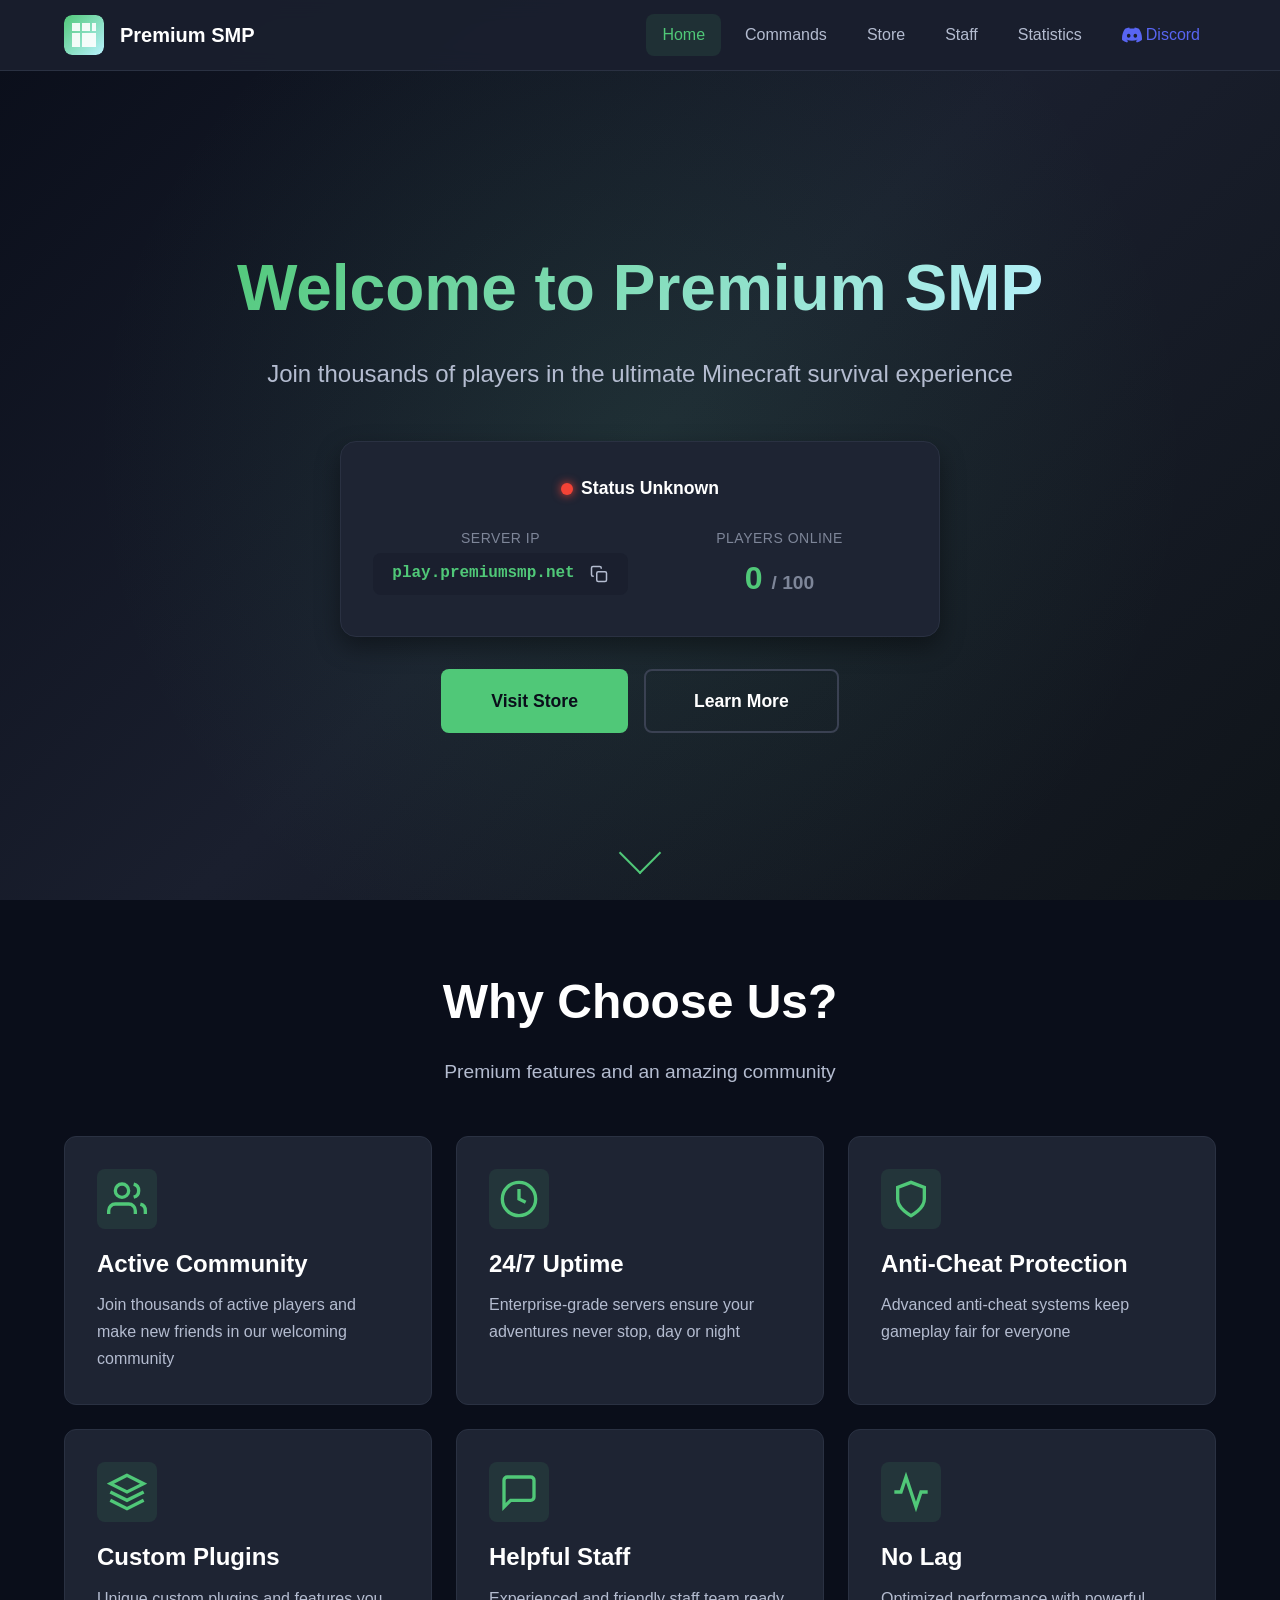
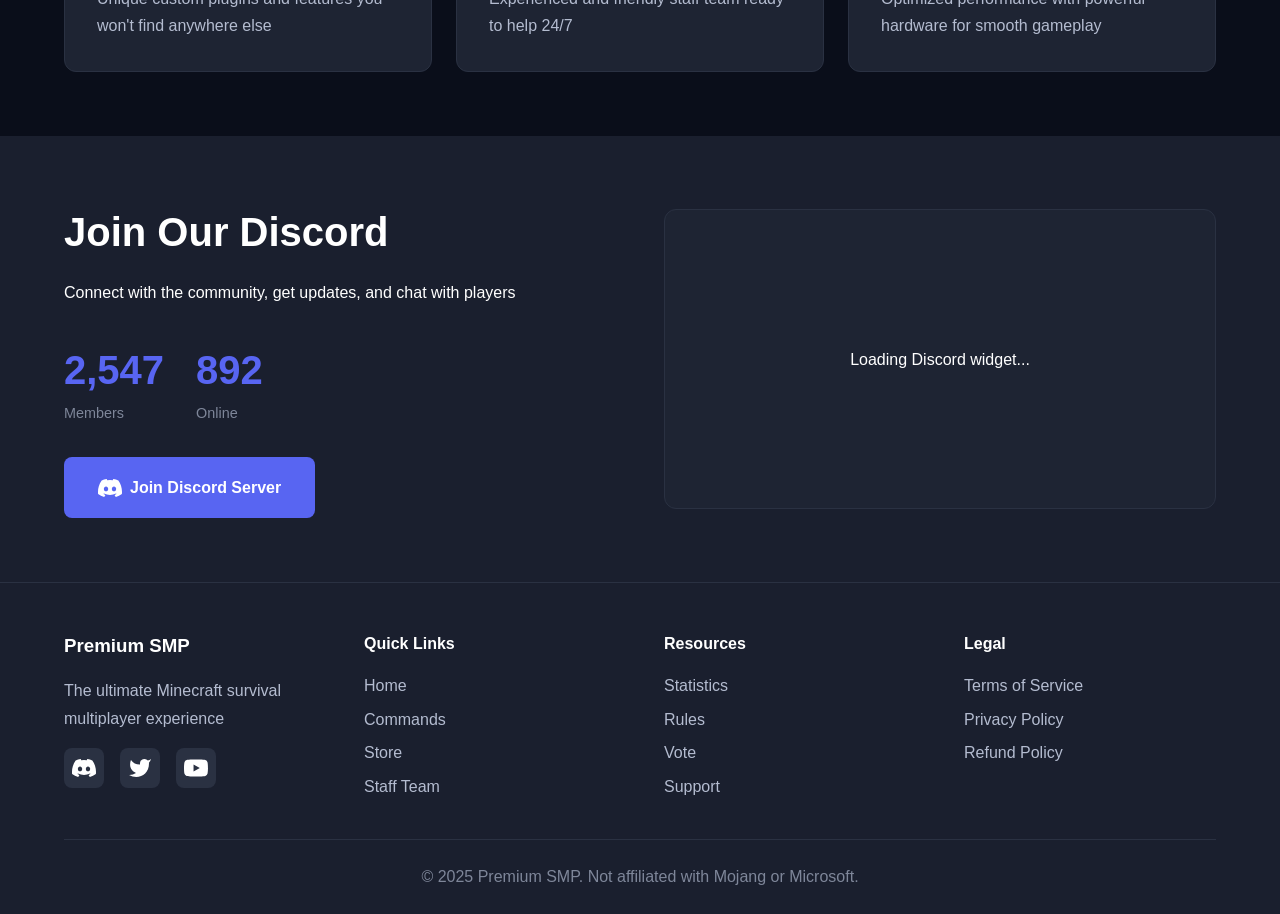
<file: index.html>
<!DOCTYPE html>
<html lang="en">
<head>
    <meta charset="UTF-8">
    <meta name="viewport" content="width=device-width, initial-scale=1.0">
    <meta name="description" content="Join our premium Minecraft SMP server - Active community, custom features, and epic adventures await!">
    <meta name="keywords" content="Minecraft, SMP, server, multiplayer, gaming, community">
    <meta name="author" content="Premium Minecraft SMP">

    <!-- Open Graph Meta Tags for Social Sharing -->
    <meta property="og:title" content="Premium Minecraft SMP - Join Our Community">
    <meta property="og:description" content="Experience the best Minecraft SMP server with custom features, active staff, and an amazing community.">
    <meta property="og:type" content="website">

    <title>Premium Minecraft SMP - Join Our Community</title>
    <link rel="icon" type="image/svg+xml" href="./public/favicon.svg">
    <link rel="stylesheet" href="./style.css">
</head>
<body>
    <!-- Navigation Bar -->
    <nav class="navbar" id="navbar">
        <div class="container nav-container">
            <div class="nav-brand">
                <a href="./index.html"><img src="./public/logo.svg" alt="Server Logo" class="nav-logo"></a>
                <a href="./index.html"><span class="nav-title">Premium SMP</span></a>
            </div>

            <button class="nav-toggle" id="navToggle" aria-label="Toggle navigation">
                <span></span>
                <span></span>
                <span></span>
            </button>

            <ul class="nav-menu" id="navMenu">
                <li><a href="/" class="nav-link active">Home</a></li>
                <li><a href="/commands.html" class="nav-link">Commands</a></li>
                <li><a href="/store.html" class="nav-link">Store</a></li>
                <li><a href="/staff.html" class="nav-link">Staff</a></li>
                <li><a href="/stats.html" class="nav-link">Statistics</a></li>
                <li><a href="#" class="nav-link discord-link" id="discordLink">
                    <svg class="discord-icon" width="20" height="20" viewBox="0 0 24 24" fill="currentColor">
                        <path d="M20.317 4.492c-1.53-.69-3.17-1.2-4.885-1.49a.075.075 0 0 0-.079.036c-.21.369-.444.85-.608 1.23a18.566 18.566 0 0 0-5.487 0 12.36 12.36 0 0 0-.617-1.23A.077.077 0 0 0 8.562 3c-1.714.29-3.354.8-4.885 1.491a.07.07 0 0 0-.032.027C.533 9.093-.32 13.555.099 17.961a.08.08 0 0 0 .031.055 20.03 20.03 0 0 0 5.993 2.98.078.078 0 0 0 .084-.026 13.83 13.83 0 0 0 1.226-1.963.074.074 0 0 0-.041-.104 13.201 13.201 0 0 1-1.872-.878.075.075 0 0 1-.008-.125c.126-.093.252-.19.372-.287a.075.075 0 0 1 .078-.01c3.927 1.764 8.18 1.764 12.061 0a.075.075 0 0 1 .079.009c.12.098.245.195.372.288a.075.075 0 0 1-.006.125c-.598.344-1.22.635-1.873.877a.075.075 0 0 0-.041.105c.36.687.772 1.341 1.225 1.962a.077.077 0 0 0 .084.028 19.963 19.963 0 0 0 6.002-2.981.076.076 0 0 0 .032-.054c.5-5.094-.838-9.52-3.549-13.442a.06.06 0 0 0-.031-.028zM8.02 15.278c-1.182 0-2.157-1.069-2.157-2.38 0-1.312.956-2.38 2.157-2.38 1.21 0 2.176 1.077 2.157 2.38 0 1.312-.956 2.38-2.157 2.38zm7.975 0c-1.183 0-2.157-1.069-2.157-2.38 0-1.312.955-2.38 2.157-2.38 1.21 0 2.176 1.077 2.157 2.38 0 1.312-.946 2.38-2.157 2.38z"/>
                    </svg>
                    Discord
                </a></li>
            </ul>
        </div>
    </nav>

    <!-- Hero Section -->
    <section class="hero">
        <div class="hero-background"></div>
        <div class="container hero-content">
            <h1 class="hero-title">Welcome to Premium SMP</h1>
            <p class="hero-subtitle">Join thousands of players in the ultimate Minecraft survival experience</p>

            <!-- Server Status Card -->
            <div class="server-status-card">
                <div class="status-indicator">
                    <span class="status-dot" id="statusDot"></span>
                    <span class="status-text" id="statusText">Checking...</span>
                </div>

                <div class="server-info">
                    <div class="server-ip">
                        <label>Server IP</label>
                        <div class="ip-container">
                            <code id="serverIp">play.premiumsmp.net</code>
                            <button class="btn-copy" id="copyIpBtn" aria-label="Copy server IP">
                                <svg width="18" height="18" viewBox="0 0 24 24" fill="none" stroke="currentColor" stroke-width="2">
                                    <rect x="9" y="9" width="13" height="13" rx="2" ry="2"></rect>
                                    <path d="M5 15H4a2 2 0 0 1-2-2V4a2 2 0 0 1 2-2h9a2 2 0 0 1 2 2v1"></path>
                                </svg>
                            </button>
                        </div>
                    </div>

                    <div class="player-count">
                        <label>Players Online</label>
                        <div class="count-display">
                            <span class="count" id="playerCount">0</span>
                            <span class="count-max">/ <span id="maxPlayers">100</span></span>
                        </div>
                    </div>
                </div>
            </div>

            <div class="hero-actions">
                <a href="/store.html" class="btn btn-primary btn-large">Visit Store</a>
                <a href="#features" class="btn btn-secondary btn-large">Learn More</a>
            </div>
        </div>

        <!-- Scroll Indicator -->
        <div class="scroll-indicator">
            <div class="scroll-arrow"></div>
        </div>
    </section>

    <!-- Features Section -->
    <section class="section features-section" id="features">
        <div class="container">
            <h2 class="section-title">Why Choose Us?</h2>
            <p class="section-subtitle">Premium features and an amazing community</p>

            <div class="features-grid">
                <div class="feature-card">
                    <div class="feature-icon">
                        <svg width="40" height="40" viewBox="0 0 24 24" fill="none" stroke="currentColor" stroke-width="2">
                            <path d="M17 21v-2a4 4 0 0 0-4-4H5a4 4 0 0 0-4 4v2"></path>
                            <circle cx="9" cy="7" r="4"></circle>
                            <path d="M23 21v-2a4 4 0 0 0-3-3.87"></path>
                            <path d="M16 3.13a4 4 0 0 1 0 7.75"></path>
                        </svg>
                    </div>
                    <h3>Active Community</h3>
                    <p>Join thousands of active players and make new friends in our welcoming community</p>
                </div>

                <div class="feature-card">
                    <div class="feature-icon">
                        <svg width="40" height="40" viewBox="0 0 24 24" fill="none" stroke="currentColor" stroke-width="2">
                            <circle cx="12" cy="12" r="10"></circle>
                            <polyline points="12 6 12 12 16 14"></polyline>
                        </svg>
                    </div>
                    <h3>24/7 Uptime</h3>
                    <p>Enterprise-grade servers ensure your adventures never stop, day or night</p>
                </div>

                <div class="feature-card">
                    <div class="feature-icon">
                        <svg width="40" height="40" viewBox="0 0 24 24" fill="none" stroke="currentColor" stroke-width="2">
                            <path d="M12 22s8-4 8-10V5l-8-3-8 3v7c0 6 8 10 8 10z"></path>
                        </svg>
                    </div>
                    <h3>Anti-Cheat Protection</h3>
                    <p>Advanced anti-cheat systems keep gameplay fair for everyone</p>
                </div>

                <div class="feature-card">
                    <div class="feature-icon">
                        <svg width="40" height="40" viewBox="0 0 24 24" fill="none" stroke="currentColor" stroke-width="2">
                            <polygon points="12 2 2 7 12 12 22 7 12 2"></polygon>
                            <polyline points="2 17 12 22 22 17"></polyline>
                            <polyline points="2 12 12 17 22 12"></polyline>
                        </svg>
                    </div>
                    <h3>Custom Plugins</h3>
                    <p>Unique custom plugins and features you won't find anywhere else</p>
                </div>

                <div class="feature-card">
                    <div class="feature-icon">
                        <svg width="40" height="40" viewBox="0 0 24 24" fill="none" stroke="currentColor" stroke-width="2">
                            <path d="M21 15a2 2 0 0 1-2 2H7l-4 4V5a2 2 0 0 1 2-2h14a2 2 0 0 1 2 2z"></path>
                        </svg>
                    </div>
                    <h3>Helpful Staff</h3>
                    <p>Experienced and friendly staff team ready to help 24/7</p>
                </div>

                <div class="feature-card">
                    <div class="feature-icon">
                        <svg width="40" height="40" viewBox="0 0 24 24" fill="none" stroke="currentColor" stroke-width="2">
                            <polyline points="22 12 18 12 15 21 9 3 6 12 2 12"></polyline>
                        </svg>
                    </div>
                    <h3>No Lag</h3>
                    <p>Optimized performance with powerful hardware for smooth gameplay</p>
                </div>
            </div>
        </div>
    </section>

    <!-- Discord Section -->
    <section class="section discord-section">
        <div class="container">
            <div class="discord-content">
                <div class="discord-info">
                    <h2>Join Our Discord</h2>
                    <p>Connect with the community, get updates, and chat with players</p>

                    <div class="discord-stats">
                        <div class="discord-stat">
                            <span class="stat-value" id="discordMembers">0</span>
                            <span class="stat-label">Members</span>
                        </div>
                        <div class="discord-stat">
                            <span class="stat-value" id="discordOnline">0</span>
                            <span class="stat-label">Online</span>
                        </div>
                    </div>

                    <a href="#" class="btn btn-discord" id="joinDiscordBtn">
                        <svg width="24" height="24" viewBox="0 0 24 24" fill="currentColor">
                            <path d="M20.317 4.492c-1.53-.69-3.17-1.2-4.885-1.49a.075.075 0 0 0-.079.036c-.21.369-.444.85-.608 1.23a18.566 18.566 0 0 0-5.487 0 12.36 12.36 0 0 0-.617-1.23A.077.077 0 0 0 8.562 3c-1.714.29-3.354.8-4.885 1.491a.07.07 0 0 0-.032.027C.533 9.093-.32 13.555.099 17.961a.08.08 0 0 0 .031.055 20.03 20.03 0 0 0 5.993 2.98.078.078 0 0 0 .084-.026 13.83 13.83 0 0 0 1.226-1.963.074.074 0 0 0-.041-.104 13.201 13.201 0 0 1-1.872-.878.075.075 0 0 1-.008-.125c.126-.093.252-.19.372-.287a.075.075 0 0 1 .078-.01c3.927 1.764 8.18 1.764 12.061 0a.075.075 0 0 1 .079.009c.12.098.245.195.372.288a.075.075 0 0 1-.006.125c-.598.344-1.22.635-1.873.877a.075.075 0 0 0-.041.105c.36.687.772 1.341 1.225 1.962a.077.077 0 0 0 .084.028 19.963 19.963 0 0 0 6.002-2.981.076.076 0 0 0 .032-.054c.5-5.094-.838-9.52-3.549-13.442a.06.06 0 0 0-.031-.028zM8.02 15.278c-1.182 0-2.157-1.069-2.157-2.38 0-1.312.956-2.38 2.157-2.38 1.21 0 2.176 1.077 2.157 2.38 0 1.312-.956 2.38-2.157 2.38zm7.975 0c-1.183 0-2.157-1.069-2.157-2.38 0-1.312.955-2.38 2.157-2.38 1.21 0 2.176 1.077 2.157 2.38 0 1.312-.946 2.38-2.157 2.38z"/>
                        </svg>
                        Join Discord Server
                    </a>
                </div>

                <div class="discord-preview">
                    <div class="discord-widget" id="discordWidget">
                        <div class="widget-loading">Loading Discord widget...</div>
                    </div>
                </div>
            </div>
        </div>
    </section>

    <!-- Footer -->
    <footer class="footer">
        <div class="container">
            <div class="footer-content">
                <div class="footer-section">
                    <h3>Premium SMP</h3>
                    <p>The ultimate Minecraft survival multiplayer experience</p>
                    <div class="social-links">
                        <a href="#" aria-label="Discord">
                            <svg width="24" height="24" viewBox="0 0 24 24" fill="currentColor">
                                <path d="M20.317 4.492c-1.53-.69-3.17-1.2-4.885-1.49a.075.075 0 0 0-.079.036c-.21.369-.444.85-.608 1.23a18.566 18.566 0 0 0-5.487 0 12.36 12.36 0 0 0-.617-1.23A.077.077 0 0 0 8.562 3c-1.714.29-3.354.8-4.885 1.491a.07.07 0 0 0-.032.027C.533 9.093-.32 13.555.099 17.961a.08.08 0 0 0 .031.055 20.03 20.03 0 0 0 5.993 2.98.078.078 0 0 0 .084-.026 13.83 13.83 0 0 0 1.226-1.963.074.074 0 0 0-.041-.104 13.201 13.201 0 0 1-1.872-.878.075.075 0 0 1-.008-.125c.126-.093.252-.19.372-.287a.075.075 0 0 1 .078-.01c3.927 1.764 8.18 1.764 12.061 0a.075.075 0 0 1 .079.009c.12.098.245.195.372.288a.075.075 0 0 1-.006.125c-.598.344-1.22.635-1.873.877a.075.075 0 0 0-.041.105c.36.687.772 1.341 1.225 1.962a.077.077 0 0 0 .084.028 19.963 19.963 0 0 0 6.002-2.981.076.076 0 0 0 .032-.054c.5-5.094-.838-9.52-3.549-13.442a.06.06 0 0 0-.031-.028zM8.02 15.278c-1.182 0-2.157-1.069-2.157-2.38 0-1.312.956-2.38 2.157-2.38 1.21 0 2.176 1.077 2.157 2.38 0 1.312-.956 2.38-2.157 2.38zm7.975 0c-1.183 0-2.157-1.069-2.157-2.38 0-1.312.955-2.38 2.157-2.38 1.21 0 2.176 1.077 2.157 2.38 0 1.312-.946 2.38-2.157 2.38z"/>
                            </svg>
                        </a>
                        <a href="#" aria-label="Twitter">
                            <svg width="24" height="24" viewBox="0 0 24 24" fill="currentColor">
                                <path d="M23 3a10.9 10.9 0 01-3.14 1.53 4.48 4.48 0 00-7.86 3v1A10.66 10.66 0 013 4s-4 9 5 13a11.64 11.64 0 01-7 2c9 5 20 0 20-11.5a4.5 4.5 0 00-.08-.83A7.72 7.72 0 0023 3z"/>
                            </svg>
                        </a>
                        <a href="#" aria-label="YouTube">
                            <svg width="24" height="24" viewBox="0 0 24 24" fill="currentColor">
                                <path d="M23.498 6.186a3.016 3.016 0 0 0-2.122-2.136C19.505 3.545 12 3.545 12 3.545s-7.505 0-9.377.505A3.017 3.017 0 0 0 .502 6.186C0 8.07 0 12 0 12s0 3.93.502 5.814a3.016 3.016 0 0 0 2.122 2.136c1.871.505 9.376.505 9.376.505s7.505 0 9.377-.505a3.015 3.015 0 0 0 2.122-2.136C24 15.93 24 12 24 12s0-3.93-.502-5.814zM9.545 15.568V8.432L15.818 12l-6.273 3.568z"/>
                            </svg>
                        </a>
                    </div>
                </div>

                <div class="footer-section">
                    <h4>Quick Links</h4>
                    <ul class="footer-links">
                        <li><a href="/">Home</a></li>
                        <li><a href="/commands.html">Commands</a></li>
                        <li><a href="/store.html">Store</a></li>
                        <li><a href="/staff.html">Staff Team</a></li>
                    </ul>
                </div>

                <div class="footer-section">
                    <h4>Resources</h4>
                    <ul class="footer-links">
                        <li><a href="/stats.html">Statistics</a></li>
                        <li><a href="#">Rules</a></li>
                        <li><a href="#">Vote</a></li>
                        <li><a href="#">Support</a></li>
                    </ul>
                </div>

                <div class="footer-section">
                    <h4>Legal</h4>
                    <ul class="footer-links">
                        <li><a href="#">Terms of Service</a></li>
                        <li><a href="#">Privacy Policy</a></li>
                        <li><a href="#">Refund Policy</a></li>
                    </ul>
                </div>
            </div>

            <div class="footer-bottom">
                <p>&copy; 2025 Premium SMP. Not affiliated with Mojang or Microsoft.</p>
                
            </div>
        </div>
    </footer>

    <!-- Notification Popup -->
    <div class="notification" id="notification">
        <div class="notification-content">
            <span class="notification-message" id="notificationMessage"></span>
            <button class="notification-close" id="notificationClose">&times;</button>
        </div>
    </div>

    <!-- Announcement Popup -->
    <div class="popup-overlay" id="announcementPopup">
        <div class="popup-content">
            <button class="popup-close" id="popupClose">&times;</button>
            <div class="popup-body">
                <h2>Welcome to Premium SMP!</h2>
                <p>Join our community today and get a special starter kit for free!</p>
                <div class="popup-actions">
                    <a href="/store.html" class="btn btn-primary">Visit Store</a>
                    <button class="btn btn-secondary" id="dismissPopup">Maybe Later</button>
                </div>
            </div>
        </div>
    </div>

    <script src="./main.js"></script>
</body>
</html>
</file>
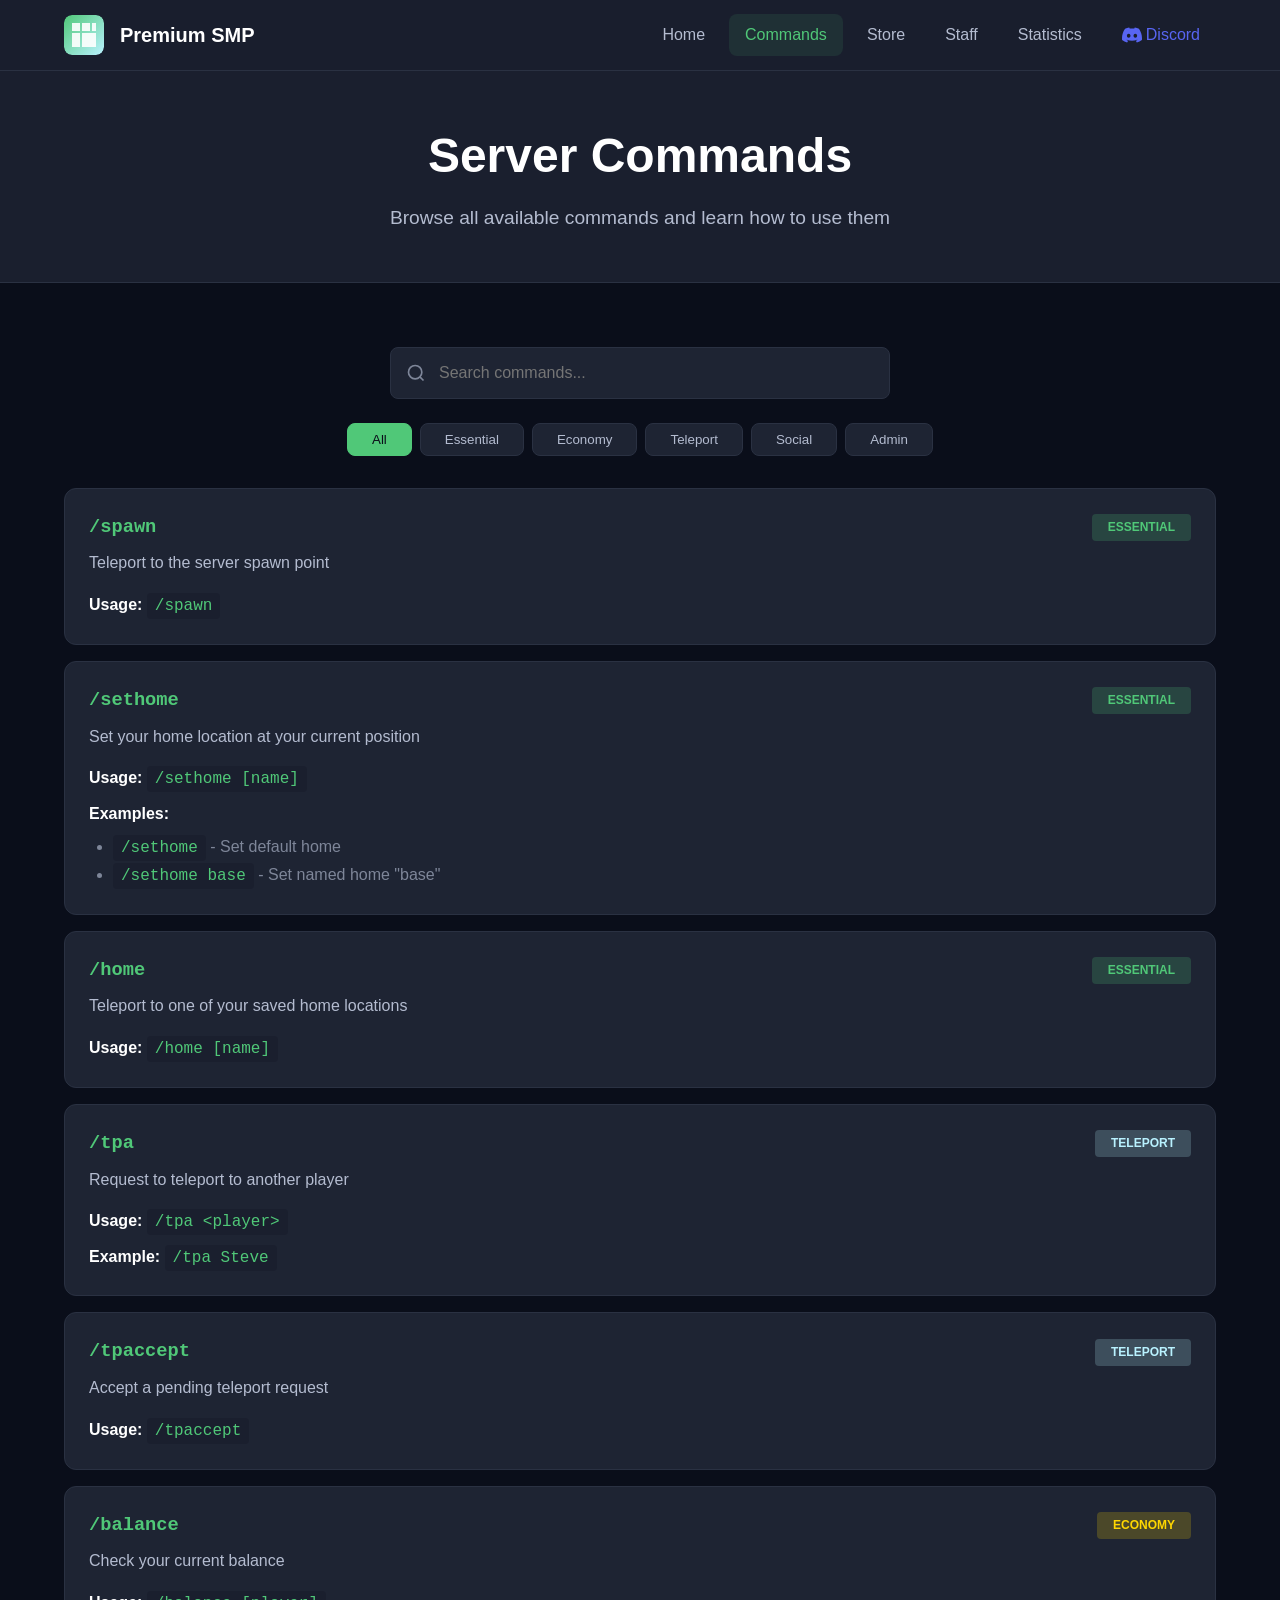
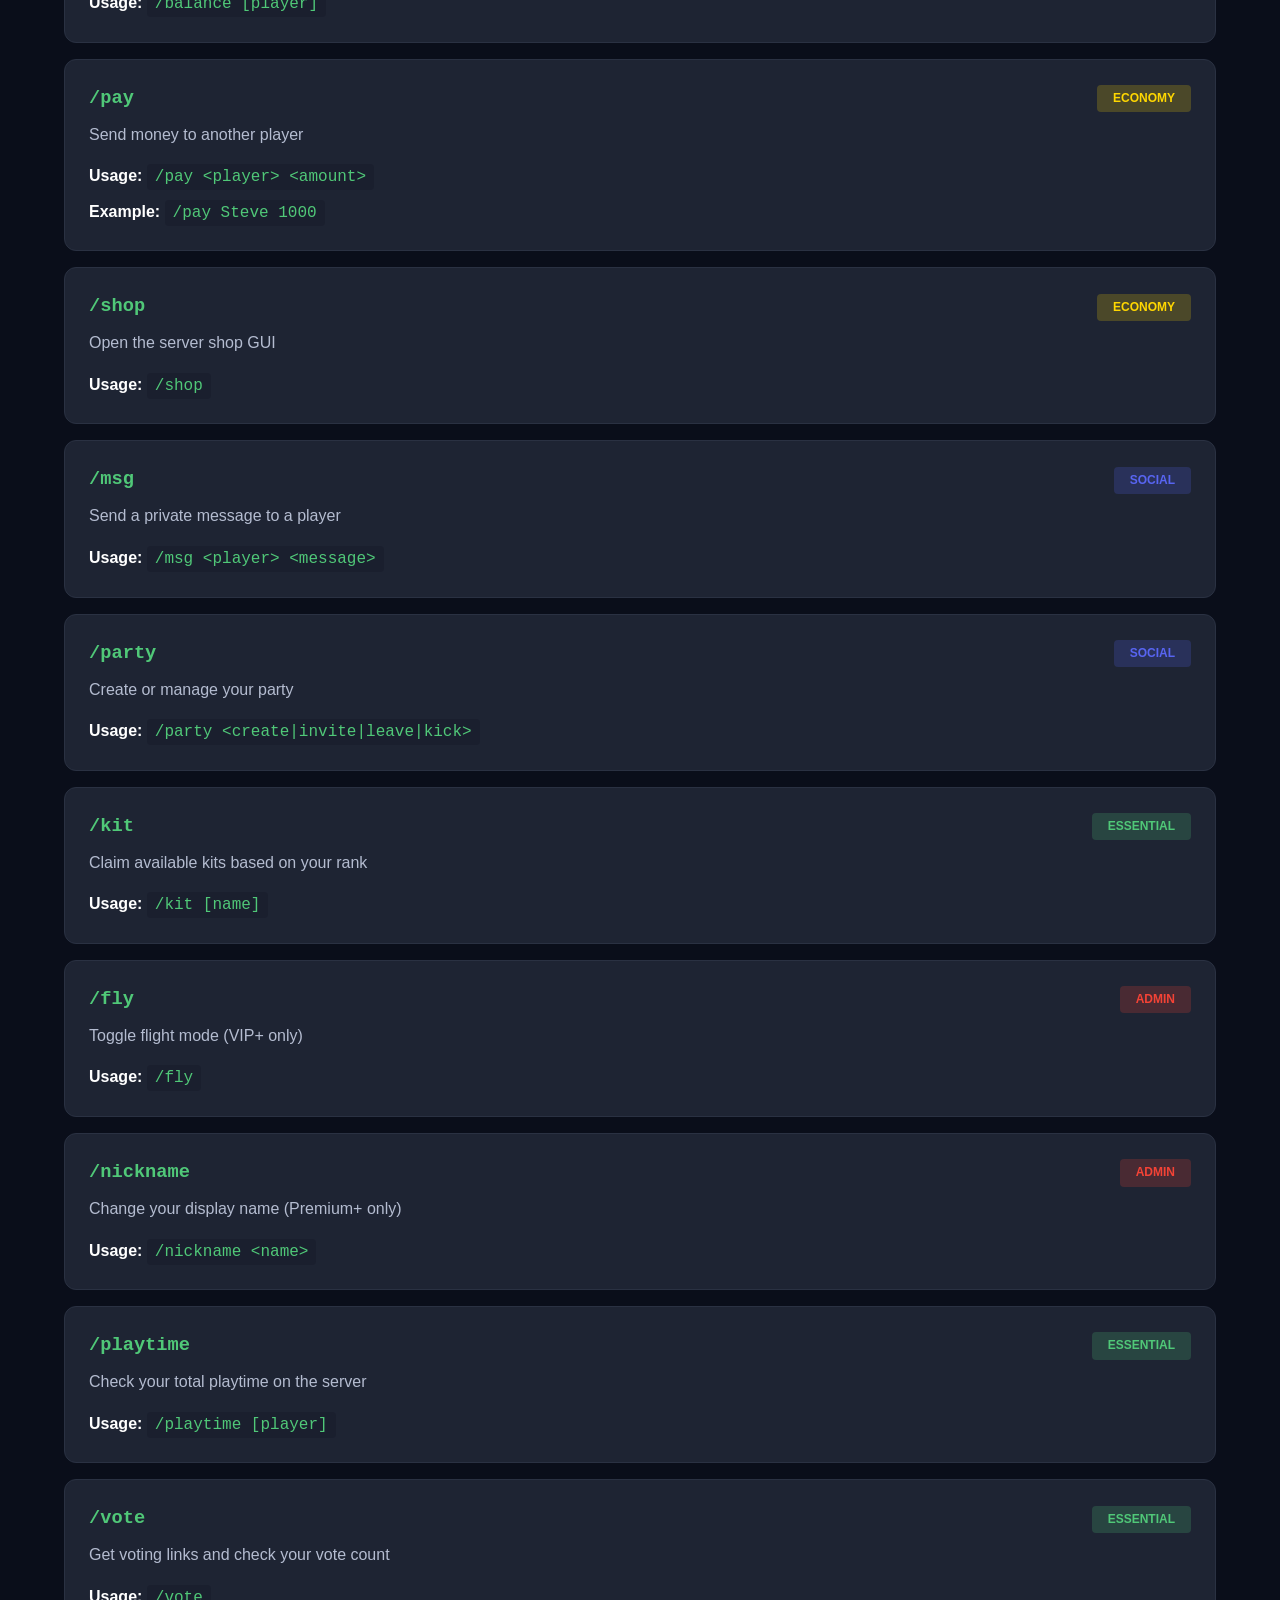
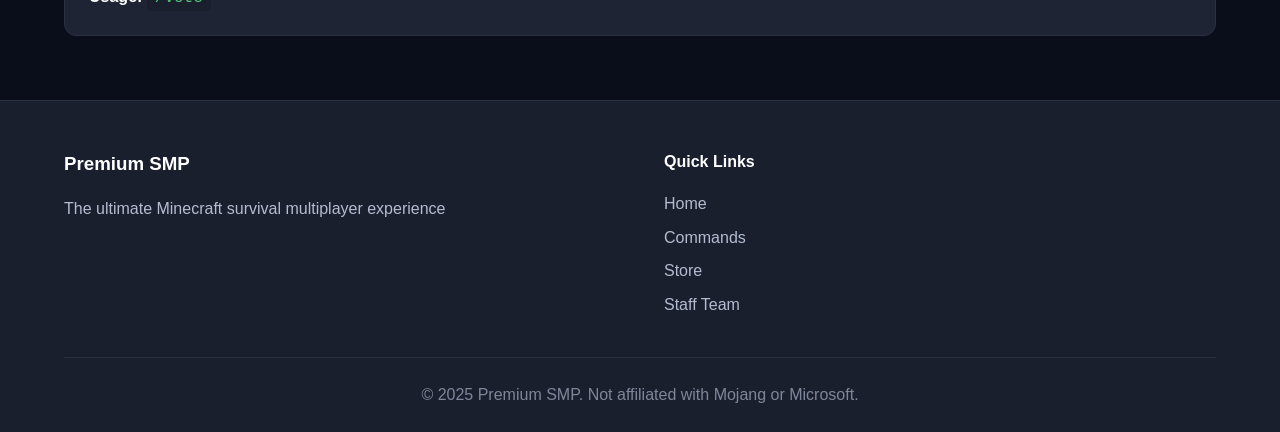
<file: commands.html>
<!DOCTYPE html>
<html lang="en">
<head>
    <meta charset="UTF-8">
    <meta name="viewport" content="width=device-width, initial-scale=1.0">
    <meta name="description" content="Browse all available commands on Premium Minecraft SMP server">
    <title>Commands - Premium Minecraft SMP</title>
    <link rel="icon" type="image/svg+xml" href="/favicon.svg">
    <link rel="stylesheet" href="./style.css">
</head>
<body>
    <nav class="navbar" id="navbar">
        <div class="container nav-container">
            <div class="nav-brand">
                <a href="./index.html"><img src="./public/logo.svg" alt="Server Logo" class="nav-logo"></a>
                <a href="./index.html"><span class="nav-title">Premium SMP</span></a>
            </div>

            <button class="nav-toggle" id="navToggle" aria-label="Toggle navigation">
                <span></span>
                <span></span>
                <span></span>
            </button>

            <ul class="nav-menu" id="navMenu">
                <li><a href="./index.html" class="nav-link">Home</a></li>
                <li><a href="./commands.html" class="nav-link active">Commands</a></li>
                <li><a href="./store.html" class="nav-link">Store</a></li>
                <li><a href="./staff.html" class="nav-link">Staff</a></li>
                <li><a href="./stats.html" class="nav-link">Statistics</a></li>
                <li><a href="#" class="nav-link discord-link" id="discordLink">
                    <svg class="discord-icon" width="20" height="20" viewBox="0 0 24 24" fill="currentColor">
                        <path d="M20.317 4.492c-1.53-.69-3.17-1.2-4.885-1.49a.075.075 0 0 0-.079.036c-.21.369-.444.85-.608 1.23a18.566 18.566 0 0 0-5.487 0 12.36 12.36 0 0 0-.617-1.23A.077.077 0 0 0 8.562 3c-1.714.29-3.354.8-4.885 1.491a.07.07 0 0 0-.032.027C.533 9.093-.32 13.555.099 17.961a.08.08 0 0 0 .031.055 20.03 20.03 0 0 0 5.993 2.98.078.078 0 0 0 .084-.026 13.83 13.83 0 0 0 1.226-1.963.074.074 0 0 0-.041-.104 13.201 13.201 0 0 1-1.872-.878.075.075 0 0 1-.008-.125c.126-.093.252-.19.372-.287a.075.075 0 0 1 .078-.01c3.927 1.764 8.18 1.764 12.061 0a.075.075 0 0 1 .079.009c.12.098.245.195.372.288a.075.075 0 0 1-.006.125c-.598.344-1.22.635-1.873.877a.075.075 0 0 0-.041.105c.36.687.772 1.341 1.225 1.962a.077.077 0 0 0 .084.028 19.963 19.963 0 0 0 6.002-2.981.076.076 0 0 0 .032-.054c.5-5.094-.838-9.52-3.549-13.442a.06.06 0 0 0-.031-.028zM8.02 15.278c-1.182 0-2.157-1.069-2.157-2.38 0-1.312.956-2.38 2.157-2.38 1.21 0 2.176 1.077 2.157 2.38 0 1.312-.956 2.38-2.157 2.38zm7.975 0c-1.183 0-2.157-1.069-2.157-2.38 0-1.312.955-2.38 2.157-2.38 1.21 0 2.176 1.077 2.157 2.38 0 1.312-.946 2.38-2.157 2.38z"/>
                    </svg>
                    Discord
                </a></li>
            </ul>
        </div>
    </nav>

    <div class="page-header">
        <div class="container">
            <h1>Server Commands</h1>
            <p>Browse all available commands and learn how to use them</p>
        </div>
    </div>

    <section class="section commands-section">
        <div class="container">
            <div class="commands-controls">
                <div class="search-box">
                    <svg class="search-icon" width="20" height="20" viewBox="0 0 24 24" fill="none" stroke="currentColor" stroke-width="2">
                        <circle cx="11" cy="11" r="8"></circle>
                        <path d="m21 21-4.35-4.35"></path>
                    </svg>
                    <input type="text" id="commandSearch" placeholder="Search commands..." class="search-input">
                </div>

                <div class="category-filters" id="categoryFilters">
                    <button class="filter-btn active" data-category="all">All</button>
                    <button class="filter-btn" data-category="essential">Essential</button>
                    <button class="filter-btn" data-category="economy">Economy</button>
                    <button class="filter-btn" data-category="teleport">Teleport</button>
                    <button class="filter-btn" data-category="social">Social</button>
                    <button class="filter-btn" data-category="admin">Admin</button>
                </div>
            </div>

            <div class="commands-list" id="commandsList">
                <div class="command-card" data-category="essential">
                    <div class="command-header">
                        <h3>/spawn</h3>
                        <span class="command-badge badge-essential">Essential</span>
                    </div>
                    <p class="command-description">Teleport to the server spawn point</p>
                    <div class="command-usage">
                        <strong>Usage:</strong> <code>/spawn</code>
                    </div>
                </div>

                <div class="command-card" data-category="essential">
                    <div class="command-header">
                        <h3>/sethome</h3>
                        <span class="command-badge badge-essential">Essential</span>
                    </div>
                    <p class="command-description">Set your home location at your current position</p>
                    <div class="command-usage">
                        <strong>Usage:</strong> <code>/sethome [name]</code>
                    </div>
                    <div class="command-examples">
                        <strong>Examples:</strong>
                        <ul>
                            <li><code>/sethome</code> - Set default home</li>
                            <li><code>/sethome base</code> - Set named home "base"</li>
                        </ul>
                    </div>
                </div>

                <div class="command-card" data-category="essential">
                    <div class="command-header">
                        <h3>/home</h3>
                        <span class="command-badge badge-essential">Essential</span>
                    </div>
                    <p class="command-description">Teleport to one of your saved home locations</p>
                    <div class="command-usage">
                        <strong>Usage:</strong> <code>/home [name]</code>
                    </div>
                </div>

                <div class="command-card" data-category="teleport">
                    <div class="command-header">
                        <h3>/tpa</h3>
                        <span class="command-badge badge-teleport">Teleport</span>
                    </div>
                    <p class="command-description">Request to teleport to another player</p>
                    <div class="command-usage">
                        <strong>Usage:</strong> <code>/tpa &lt;player&gt;</code>
                    </div>
                    <div class="command-examples">
                        <strong>Example:</strong> <code>/tpa Steve</code>
                    </div>
                </div>

                <div class="command-card" data-category="teleport">
                    <div class="command-header">
                        <h3>/tpaccept</h3>
                        <span class="command-badge badge-teleport">Teleport</span>
                    </div>
                    <p class="command-description">Accept a pending teleport request</p>
                    <div class="command-usage">
                        <strong>Usage:</strong> <code>/tpaccept</code>
                    </div>
                </div>

                <div class="command-card" data-category="economy">
                    <div class="command-header">
                        <h3>/balance</h3>
                        <span class="command-badge badge-economy">Economy</span>
                    </div>
                    <p class="command-description">Check your current balance</p>
                    <div class="command-usage">
                        <strong>Usage:</strong> <code>/balance [player]</code>
                    </div>
                </div>

                <div class="command-card" data-category="economy">
                    <div class="command-header">
                        <h3>/pay</h3>
                        <span class="command-badge badge-economy">Economy</span>
                    </div>
                    <p class="command-description">Send money to another player</p>
                    <div class="command-usage">
                        <strong>Usage:</strong> <code>/pay &lt;player&gt; &lt;amount&gt;</code>
                    </div>
                    <div class="command-examples">
                        <strong>Example:</strong> <code>/pay Steve 1000</code>
                    </div>
                </div>

                <div class="command-card" data-category="economy">
                    <div class="command-header">
                        <h3>/shop</h3>
                        <span class="command-badge badge-economy">Economy</span>
                    </div>
                    <p class="command-description">Open the server shop GUI</p>
                    <div class="command-usage">
                        <strong>Usage:</strong> <code>/shop</code>
                    </div>
                </div>

                <div class="command-card" data-category="social">
                    <div class="command-header">
                        <h3>/msg</h3>
                        <span class="command-badge badge-social">Social</span>
                    </div>
                    <p class="command-description">Send a private message to a player</p>
                    <div class="command-usage">
                        <strong>Usage:</strong> <code>/msg &lt;player&gt; &lt;message&gt;</code>
                    </div>
                </div>

                <div class="command-card" data-category="social">
                    <div class="command-header">
                        <h3>/party</h3>
                        <span class="command-badge badge-social">Social</span>
                    </div>
                    <p class="command-description">Create or manage your party</p>
                    <div class="command-usage">
                        <strong>Usage:</strong> <code>/party &lt;create|invite|leave|kick&gt;</code>
                    </div>
                </div>

                <div class="command-card" data-category="essential">
                    <div class="command-header">
                        <h3>/kit</h3>
                        <span class="command-badge badge-essential">Essential</span>
                    </div>
                    <p class="command-description">Claim available kits based on your rank</p>
                    <div class="command-usage">
                        <strong>Usage:</strong> <code>/kit [name]</code>
                    </div>
                </div>

                <div class="command-card" data-category="admin">
                    <div class="command-header">
                        <h3>/fly</h3>
                        <span class="command-badge badge-admin">Admin</span>
                    </div>
                    <p class="command-description">Toggle flight mode (VIP+ only)</p>
                    <div class="command-usage">
                        <strong>Usage:</strong> <code>/fly</code>
                    </div>
                </div>

                <div class="command-card" data-category="admin">
                    <div class="command-header">
                        <h3>/nickname</h3>
                        <span class="command-badge badge-admin">Admin</span>
                    </div>
                    <p class="command-description">Change your display name (Premium+ only)</p>
                    <div class="command-usage">
                        <strong>Usage:</strong> <code>/nickname &lt;name&gt;</code>
                    </div>
                </div>

                <div class="command-card" data-category="essential">
                    <div class="command-header">
                        <h3>/playtime</h3>
                        <span class="command-badge badge-essential">Essential</span>
                    </div>
                    <p class="command-description">Check your total playtime on the server</p>
                    <div class="command-usage">
                        <strong>Usage:</strong> <code>/playtime [player]</code>
                    </div>
                </div>

                <div class="command-card" data-category="essential">
                    <div class="command-header">
                        <h3>/vote</h3>
                        <span class="command-badge badge-essential">Essential</span>
                    </div>
                    <p class="command-description">Get voting links and check your vote count</p>
                    <div class="command-usage">
                        <strong>Usage:</strong> <code>/vote</code>
                    </div>
                </div>
            </div>

            <div class="no-results" id="noResults" style="display: none;">
                <svg width="64" height="64" viewBox="0 0 24 24" fill="none" stroke="currentColor" stroke-width="2">
                    <circle cx="11" cy="11" r="8"></circle>
                    <path d="m21 21-4.35-4.35"></path>
                </svg>
                <p>No commands found</p>
            </div>
        </div>
    </section>

    <footer class="footer">
        <div class="container">
            <div class="footer-content">
                <div class="footer-section">
                    <h3>Premium SMP</h3>
                    <p>The ultimate Minecraft survival multiplayer experience</p>
                </div>
                <div class="footer-section">
                    <h4>Quick Links</h4>
                    <ul class="footer-links">
                        <li><a href="./index.html">Home</a></li>
                        <li><a href="./commands.html">Commands</a></li>
                        <li><a href="./store.html">Store</a></li>
                        <li><a href="./staff.html">Staff Team</a></li>
                    </ul>
                </div>
            </div>
            <div class="footer-bottom">
                <p>&copy; 2025 Premium SMP. Not affiliated with Mojang or Microsoft.</p>
            </div>
        </div>
    </footer>

    <div class="notification" id="notification">
        <div class="notification-content">
            <span class="notification-message" id="notificationMessage"></span>
            <button class="notification-close" id="notificationClose">&times;</button>
        </div>
    </div>

    <script type="module" src="./js/commands.js"></script>
</body>
</html>
</file>
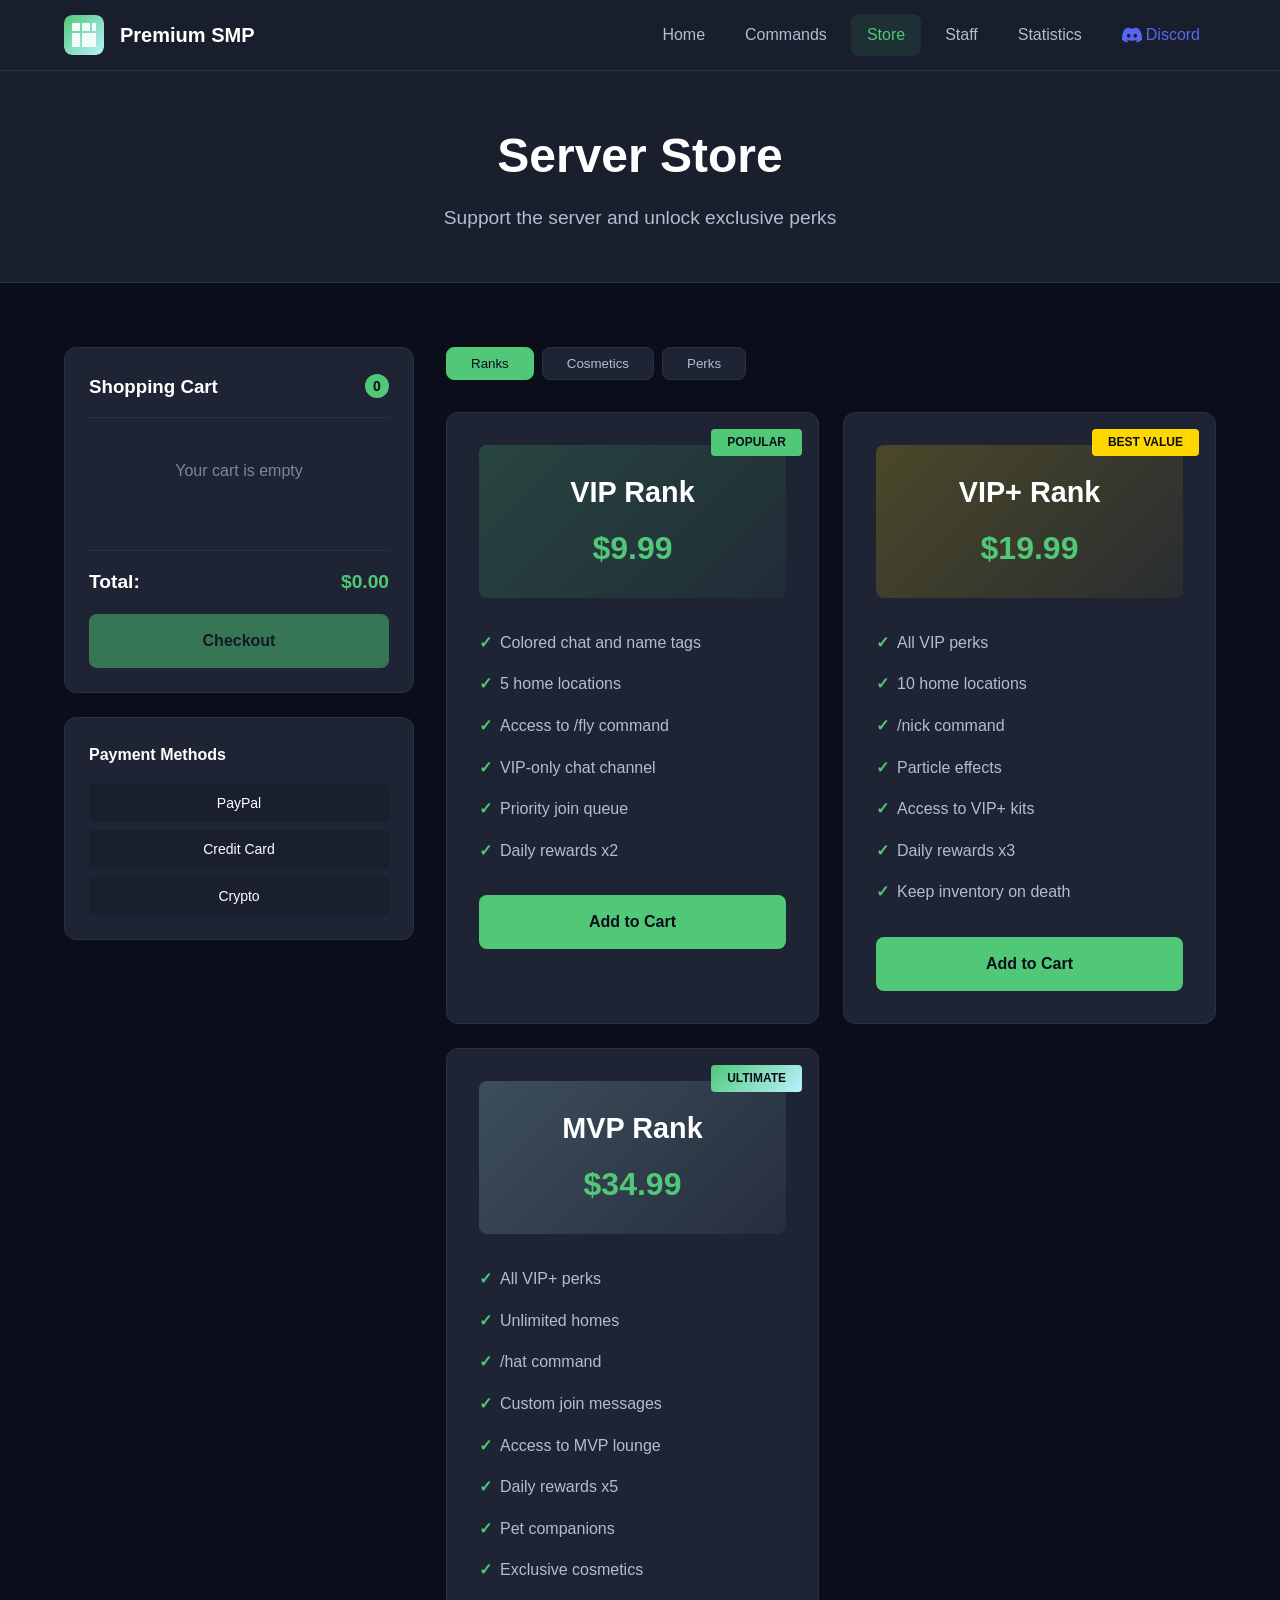
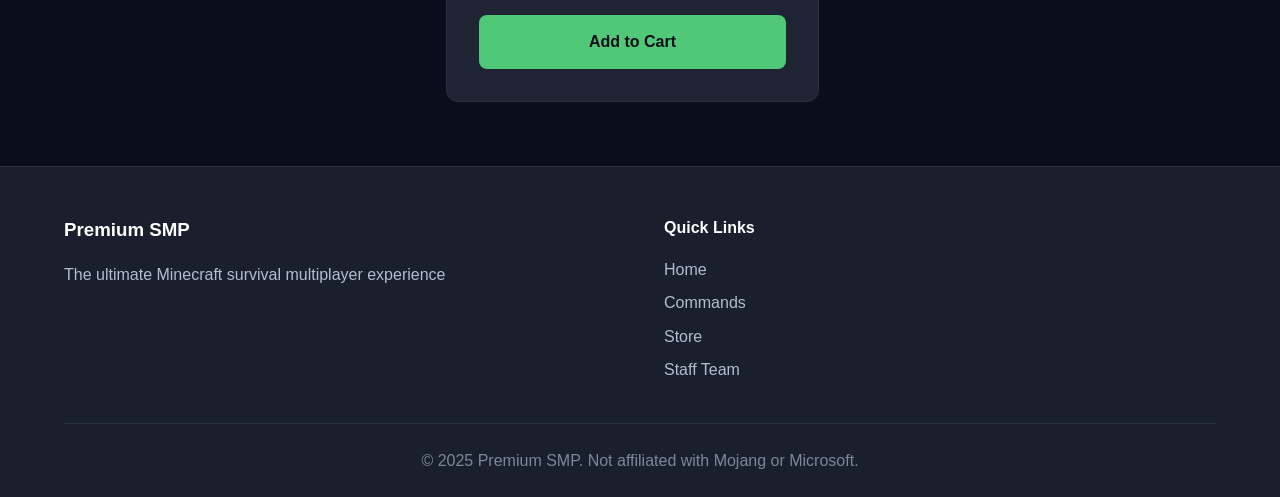
<file: store.html>
<!DOCTYPE html>
<html lang="en">
<head>
    <meta charset="UTF-8">
    <meta name="viewport" content="width=device-width, initial-scale=1.0">
    <meta name="description" content="Purchase ranks, cosmetics, and perks for Premium Minecraft SMP">
    <title>Store - Premium Minecraft SMP</title>
    <link rel="icon" type="image/svg+xml" href="/favicon.svg">
    <link rel="stylesheet" href="./style.css">
</head>
<body>
    <nav class="navbar" id="navbar">
        <div class="container nav-container">
            <div class="nav-brand">
                <a href="./index.html"><img src="./public/logo.svg" alt="Server Logo" class="nav-logo"></a>
                <a href="./index.html"><span class="nav-title">Premium SMP</span></a>
            </div>

            <button class="nav-toggle" id="navToggle" aria-label="Toggle navigation">
                <span></span>
                <span></span>
                <span></span>
            </button>

            <ul class="nav-menu" id="navMenu">
                <li><a href="./index.html" class="nav-link">Home</a></li>
                <li><a href="./commands.html" class="nav-link">Commands</a></li>
                <li><a href="./store.html" class="nav-link active">Store</a></li>
                <li><a href="./staff.html" class="nav-link">Staff</a></li>
                <li><a href="./stats.html" class="nav-link">Statistics</a></li>
                <li><a href="#" class="nav-link discord-link" id="discordLink">
                    <svg class="discord-icon" width="20" height="20" viewBox="0 0 24 24" fill="currentColor">
                        <path d="M20.317 4.492c-1.53-.69-3.17-1.2-4.885-1.49a.075.075 0 0 0-.079.036c-.21.369-.444.85-.608 1.23a18.566 18.566 0 0 0-5.487 0 12.36 12.36 0 0 0-.617-1.23A.077.077 0 0 0 8.562 3c-1.714.29-3.354.8-4.885 1.491a.07.07 0 0 0-.032.027C.533 9.093-.32 13.555.099 17.961a.08.08 0 0 0 .031.055 20.03 20.03 0 0 0 5.993 2.98.078.078 0 0 0 .084-.026 13.83 13.83 0 0 0 1.226-1.963.074.074 0 0 0-.041-.104 13.201 13.201 0 0 1-1.872-.878.075.075 0 0 1-.008-.125c.126-.093.252-.19.372-.287a.075.075 0 0 1 .078-.01c3.927 1.764 8.18 1.764 12.061 0a.075.075 0 0 1 .079.009c.12.098.245.195.372.288a.075.075 0 0 1-.006.125c-.598.344-1.22.635-1.873.877a.075.075 0 0 0-.041.105c.36.687.772 1.341 1.225 1.962a.077.077 0 0 0 .084.028 19.963 19.963 0 0 0 6.002-2.981.076.076 0 0 0 .032-.054c.5-5.094-.838-9.52-3.549-13.442a.06.06 0 0 0-.031-.028zM8.02 15.278c-1.182 0-2.157-1.069-2.157-2.38 0-1.312.956-2.38 2.157-2.38 1.21 0 2.176 1.077 2.157 2.38 0 1.312-.956 2.38-2.157 2.38zm7.975 0c-1.183 0-2.157-1.069-2.157-2.38 0-1.312.955-2.38 2.157-2.38 1.21 0 2.176 1.077 2.157 2.38 0 1.312-.946 2.38-2.157 2.38z"/>
                    </svg>
                    Discord
                </a></li>
            </ul>
        </div>
    </nav>

    <div class="page-header">
        <div class="container">
            <h1>Server Store</h1>
            <p>Support the server and unlock exclusive perks</p>
        </div>
    </div>

    <section class="section store-section">
        <div class="container">
            <div class="store-layout">
                <aside class="store-sidebar">
                    <div class="cart-widget" id="cartWidget">
                        <div class="cart-header">
                            <h3>Shopping Cart</h3>
                            <span class="cart-count" id="cartCount">0</span>
                        </div>
                        <div class="cart-items" id="cartItems">
                            <p class="cart-empty">Your cart is empty</p>
                        </div>
                        <div class="cart-total">
                            <span>Total:</span>
                            <span class="total-price" id="totalPrice">$0.00</span>
                        </div>
                        <button class="btn btn-primary btn-block" id="checkoutBtn" disabled>Checkout</button>
                    </div>

                    <div class="store-info">
                        <h4>Payment Methods</h4>
                        <div class="payment-methods">
                            <span>PayPal</span>
                            <span>Credit Card</span>
                            <span>Crypto</span>
                        </div>
                    </div>
                </aside>

                <div class="store-content">
                    <div class="store-categories">
                        <button class="category-btn active" data-category="ranks">Ranks</button>
                        <button class="category-btn" data-category="cosmetics">Cosmetics</button>
                        <button class="category-btn" data-category="perks">Perks</button>
                    </div>

                    <div class="products-grid" id="productsGrid">
                        <div class="product-card rank-card" data-category="ranks" data-product-id="vip">
                            <div class="product-badge">Popular</div>
                            <div class="product-header rank-vip">
                                <h3>VIP Rank</h3>
                                <div class="product-price">$9.99</div>
                            </div>
                            <ul class="product-features">
                                <li>Colored chat and name tags</li>
                                <li>5 home locations</li>
                                <li>Access to /fly command</li>
                                <li>VIP-only chat channel</li>
                                <li>Priority join queue</li>
                                <li>Daily rewards x2</li>
                            </ul>
                            <button class="btn btn-primary btn-block add-to-cart" data-id="vip" data-name="VIP Rank" data-price="9.99">
                                Add to Cart
                            </button>
                        </div>

                        <div class="product-card rank-card" data-category="ranks" data-product-id="vip-plus">
                            <div class="product-badge badge-best">Best Value</div>
                            <div class="product-header rank-vip-plus">
                                <h3>VIP+ Rank</h3>
                                <div class="product-price">$19.99</div>
                            </div>
                            <ul class="product-features">
                                <li>All VIP perks</li>
                                <li>10 home locations</li>
                                <li>/nick command</li>
                                <li>Particle effects</li>
                                <li>Access to VIP+ kits</li>
                                <li>Daily rewards x3</li>
                                <li>Keep inventory on death</li>
                            </ul>
                            <button class="btn btn-primary btn-block add-to-cart" data-id="vip-plus" data-name="VIP+ Rank" data-price="19.99">
                                Add to Cart
                            </button>
                        </div>

                        <div class="product-card rank-card" data-category="ranks" data-product-id="mvp">
                            <div class="product-badge badge-ultimate">Ultimate</div>
                            <div class="product-header rank-mvp">
                                <h3>MVP Rank</h3>
                                <div class="product-price">$34.99</div>
                            </div>
                            <ul class="product-features">
                                <li>All VIP+ perks</li>
                                <li>Unlimited homes</li>
                                <li>/hat command</li>
                                <li>Custom join messages</li>
                                <li>Access to MVP lounge</li>
                                <li>Daily rewards x5</li>
                                <li>Pet companions</li>
                                <li>Exclusive cosmetics</li>
                            </ul>
                            <button class="btn btn-primary btn-block add-to-cart" data-id="mvp" data-name="MVP Rank" data-price="34.99">
                                Add to Cart
                            </button>
                        </div>

                        <div class="product-card" data-category="cosmetics" data-product-id="particles" style="display: none;">
                            <div class="product-header">
                                <h3>Particle Pack</h3>
                                <div class="product-price">$4.99</div>
                            </div>
                            <p class="product-description">Unlock 15 unique particle effects to customize your character</p>
                            <ul class="product-features">
                                <li>Hearts, flames, and sparkles</li>
                                <li>Cloud and water effects</li>
                                <li>Magic and enchantment trails</li>
                            </ul>
                            <button class="btn btn-primary btn-block add-to-cart" data-id="particles" data-name="Particle Pack" data-price="4.99">
                                Add to Cart
                            </button>
                        </div>

                        <div class="product-card" data-category="cosmetics" data-product-id="pets" style="display: none;">
                            <div class="product-header">
                                <h3>Pet Collection</h3>
                                <div class="product-price">$7.99</div>
                            </div>
                            <p class="product-description">Get 10 adorable pets that follow you everywhere</p>
                            <ul class="product-features">
                                <li>Baby animals collection</li>
                                <li>Mythical creatures</li>
                                <li>Custom pet names</li>
                            </ul>
                            <button class="btn btn-primary btn-block add-to-cart" data-id="pets" data-name="Pet Collection" data-price="7.99">
                                Add to Cart
                            </button>
                        </div>

                        <div class="product-card" data-category="cosmetics" data-product-id="trails" style="display: none;">
                            <div class="product-header">
                                <h3>Trail Effects</h3>
                                <div class="product-price">$5.99</div>
                            </div>
                            <p class="product-description">Leave stunning trails as you move around the server</p>
                            <ul class="product-features">
                                <li>Rainbow trails</li>
                                <li>Fire and ice effects</li>
                                <li>Mystical auras</li>
                            </ul>
                            <button class="btn btn-primary btn-block add-to-cart" data-id="trails" data-name="Trail Effects" data-price="5.99">
                                Add to Cart
                            </button>
                        </div>

                        <div class="product-card" data-category="perks" data-product-id="keys" style="display: none;">
                            <div class="product-header">
                                <h3>Crate Keys x10</h3>
                                <div class="product-price">$9.99</div>
                            </div>
                            <p class="product-description">Open mystery crates for rare items and rewards</p>
                            <ul class="product-features">
                                <li>10 legendary crate keys</li>
                                <li>Rare items guaranteed</li>
                                <li>Epic and legendary drops</li>
                            </ul>
                            <button class="btn btn-primary btn-block add-to-cart" data-id="keys" data-name="Crate Keys x10" data-price="9.99">
                                Add to Cart
                            </button>
                        </div>

                        <div class="product-card" data-category="perks" data-product-id="coins" style="display: none;">
                            <div class="product-header">
                                <h3>10,000 Coins</h3>
                                <div class="product-price">$4.99</div>
                            </div>
                            <p class="product-description">Boost your in-game economy with instant coins</p>
                            <ul class="product-features">
                                <li>10,000 server coins</li>
                                <li>Instant delivery</li>
                                <li>Buy from player shops</li>
                            </ul>
                            <button class="btn btn-primary btn-block add-to-cart" data-id="coins" data-name="10,000 Coins" data-price="4.99">
                                Add to Cart
                            </button>
                        </div>

                        <div class="product-card" data-category="perks" data-product-id="spawners" style="display: none;">
                            <div class="product-header">
                                <h3>Spawner Pack</h3>
                                <div class="product-price">$14.99</div>
                            </div>
                            <p class="product-description">Get 3 custom mob spawners for your base</p>
                            <ul class="product-features">
                                <li>Choose from 15+ mob types</li>
                                <li>Silk touch pickable</li>
                                <li>Enhanced spawn rates</li>
                            </ul>
                            <button class="btn btn-primary btn-block add-to-cart" data-id="spawners" data-name="Spawner Pack" data-price="14.99">
                                Add to Cart
                            </button>
                        </div>
                    </div>
                </div>
            </div>
        </div>
    </section>

    <div class="modal" id="checkoutModal">
        <div class="modal-content">
            <div class="modal-header">
                <h2>Checkout</h2>
                <button class="modal-close" id="closeCheckout">&times;</button>
            </div>
            <div class="modal-body">
                <form id="checkoutForm">
                    <div class="form-group">
                        <label for="minecraftUsername">Minecraft Username</label>
                        <input type="text" id="minecraftUsername" class="form-input" placeholder="Enter your username" required>
                        <small>Make sure this matches your in-game username</small>
                    </div>

                    <div class="form-group">
                        <label for="email">Email Address</label>
                        <input type="email" id="email" class="form-input" placeholder="your@email.com" required>
                    </div>

                    <div class="form-group">
                        <label>Payment Method</label>
                        <div class="payment-options">
                            <label class="payment-option">
                                <input type="radio" name="payment" value="paypal" checked>
                                <span>PayPal</span>
                            </label>
                            <label class="payment-option">
                                <input type="radio" name="payment" value="card">
                                <span>Credit Card</span>
                            </label>
                            <label class="payment-option">
                                <input type="radio" name="payment" value="crypto">
                                <span>Cryptocurrency</span>
                            </label>
                        </div>
                    </div>

                    <div class="checkout-summary">
                        <h3>Order Summary</h3>
                        <div id="checkoutItems"></div>
                        <div class="checkout-total">
                            <strong>Total:</strong>
                            <strong id="checkoutTotal">$0.00</strong>
                        </div>
                    </div>

                    <button type="submit" class="btn btn-primary btn-block btn-large">Complete Purchase</button>
                </form>
            </div>
        </div>
    </div>

    <footer class="footer">
        <div class="container">
            <div class="footer-content">
                <div class="footer-section">
                    <h3>Premium SMP</h3>
                    <p>The ultimate Minecraft survival multiplayer experience</p>
                </div>
                <div class="footer-section">
                    <h4>Quick Links</h4>
                    <ul class="footer-links">
                        <li><a href="/">Home</a></li>
                        <li><a href="/commands.html">Commands</a></li>
                        <li><a href="/store.html">Store</a></li>
                        <li><a href="/staff.html">Staff Team</a></li>
                    </ul>
                </div>
            </div>
            <div class="footer-bottom">
                <p>&copy; 2025 Premium SMP. Not affiliated with Mojang or Microsoft.</p>
            </div>
        </div>
    </footer>

    <div class="notification" id="notification">
        <div class="notification-content">
            <span class="notification-message" id="notificationMessage"></span>
            <button class="notification-close" id="notificationClose">&times;</button>
        </div>
    </div>

    <script type="module" src="./js/store.js"></script>
</body>
</html>
</file>
<file: style.css>
:root {
  --color-primary: #50C878;
  --color-primary-dark: #3da860;
  --color-primary-light: #6fd48f;
  --color-secondary: #B9F2FF;
  --color-secondary-dark: #90c9d4;
  --color-accent: #FFD700;
  --color-success: #4CAF50;
  --color-warning: #FF9800;
  --color-error: #F44336;
  --color-discord: #5865F2;
  --color-bg-primary: #0a0e1a;
  --color-bg-secondary: #1a1f2e;
  --color-bg-tertiary: #252b3d;
  --color-bg-card: #1e2433;
  --color-bg-hover: #2a3142;
  --color-text-primary: #ffffff;
  --color-text-secondary: #b4bcd0;
  --color-text-tertiary: #7e8699;
  --color-text-muted: #5a6178;
  --color-border: #2a3142;
  --color-border-light: #3a4152;
  --font-primary: -apple-system, BlinkMacSystemFont, 'Segoe UI', 'Roboto', 'Oxygen', 'Ubuntu', 'Cantarell', 'Fira Sans', 'Droid Sans', 'Helvetica Neue', sans-serif;
  --font-gaming: 'Minecraft', 'Press Start 2P', monospace, var(--font-primary);
  --spacing-xs: 4px;
  --spacing-sm: 8px;
  --spacing-md: 16px;
  --spacing-lg: 24px;
  --spacing-xl: 32px;
  --spacing-2xl: 48px;
  --spacing-3xl: 64px;
  --radius-sm: 4px;
  --radius-md: 8px;
  --radius-lg: 12px;
  --radius-xl: 16px;
  --shadow-sm: 0 1px 3px rgba(0, 0, 0, 0.2);
  --shadow-md: 0 4px 6px rgba(0, 0, 0, 0.3);
  --shadow-lg: 0 10px 25px rgba(0, 0, 0, 0.4);
  --shadow-xl: 0 20px 40px rgba(0, 0, 0, 0.5);
  --transition-fast: 150ms ease;
  --transition-normal: 250ms ease;
  --transition-slow: 350ms ease;
  --z-dropdown: 1000;
  --z-modal: 2000;
  --z-notification: 3000;
  --z-tooltip: 4000;
}

* {
  margin: 0;
  padding: 0;
  box-sizing: border-box;
}

html {
  scroll-behavior: smooth;
  font-size: 16px;
}

body {
  font-family: var(--font-primary);
  background-color: var(--color-bg-primary);
  color: var(--color-text-primary);
  line-height: 1.6;
  overflow-x: hidden;
  -webkit-font-smoothing: antialiased;
  -moz-osx-font-smoothing: grayscale;
}

.container {
  max-width: 1200px;
  margin: 0 auto;
  padding: 0 var(--spacing-lg);
}

img {
  max-width: 100%;
  height: auto;
  display: block;
}

a {
  text-decoration: none;
  color: inherit;
  transition: color var(--transition-fast);
}

button {
  font-family: inherit;
  border: none;
  cursor: pointer;
  transition: all var(--transition-fast);
}

input, textarea, select {
  font-family: inherit;
  font-size: inherit;
}

.navbar {
  position: fixed;
  top: 0;
  left: 0;
  right: 0;
  background: rgba(26, 31, 46, 0.95);
  backdrop-filter: blur(10px);
  border-bottom: 1px solid var(--color-border);
  z-index: 1000;
  transition: background var(--transition-normal);
}

.navbar.scrolled {
  background: rgba(26, 31, 46, 1);
  box-shadow: var(--shadow-md);
}

.nav-container {
  display: flex;
  align-items: center;
  justify-content: space-between;
  height: 70px;
}

.nav-brand {
  display: flex;
  align-items: center;
  gap: var(--spacing-md);
  font-weight: 700;
  font-size: 1.25rem;
}

.nav-logo {
  width: 40px;
  height: 40px;
  border-radius: var(--radius-md);
}

.nav-menu {
  display: flex;
  align-items: center;
  gap: var(--spacing-sm);
  list-style: none;
}

.nav-link {
  padding: var(--spacing-sm) var(--spacing-md);
  border-radius: var(--radius-md);
  color: var(--color-text-secondary);
  font-weight: 500;
  transition: all var(--transition-fast);
  display: flex;
  align-items: center;
  gap: var(--spacing-xs);
}

.nav-link:hover {
  color: var(--color-text-primary);
  background: var(--color-bg-hover);
}

.nav-link.active {
  color: var(--color-primary);
  background: rgba(80, 200, 120, 0.1);
}

.discord-link {
  color: var(--color-discord);
}

.discord-link:hover {
  background: rgba(88, 101, 242, 0.1);
}

.nav-toggle {
  display: none;
  flex-direction: column;
  gap: 5px;
  background: transparent;
  padding: var(--spacing-sm);
}

.nav-toggle span {
  width: 25px;
  height: 2px;
  background: var(--color-text-primary);
  transition: all var(--transition-fast);
  border-radius: 2px;
}

.hero {
  position: relative;
  min-height: 100vh;
  display: flex;
  align-items: center;
  justify-content: center;
  padding-top: 70px;
  overflow: hidden;
}

.hero-background {
  position: absolute;
  top: 0;
  left: 0;
  right: 0;
  bottom: 0;
  background: linear-gradient(135deg, #0a0e1a 0%, #1a1f2e 50%, #0f1419 100%);
  z-index: -1;
}

.hero-background::before {
  content: '';
  position: absolute;
  top: 0;
  left: 0;
  right: 0;
  bottom: 0;
  background: radial-gradient(circle at 50% 50%, rgba(80, 200, 120, 0.1) 0%, transparent 70%);
  animation: pulse 8s ease-in-out infinite;
}

@keyframes pulse {
  0%, 100% { opacity: 0.5; }
  50% { opacity: 1; }
}

.hero-content {
  text-align: center;
  z-index: 1;
  padding: var(--spacing-2xl) 0;
}

.hero-title {
  font-size: clamp(2.5rem, 5vw, 4rem);
  font-weight: 800;
  margin-bottom: var(--spacing-md);
  background: linear-gradient(135deg, var(--color-primary), var(--color-secondary));
  -webkit-background-clip: text;
  -webkit-text-fill-color: transparent;
  background-clip: text;
  animation: fadeInUp 0.8s ease;
}

.hero-subtitle {
  font-size: clamp(1.1rem, 2vw, 1.5rem);
  color: var(--color-text-secondary);
  margin-bottom: var(--spacing-2xl);
  animation: fadeInUp 0.8s ease 0.2s both;
}

@keyframes fadeInUp {
  from {
    opacity: 0;
    transform: translateY(30px);
  }
  to {
    opacity: 1;
    transform: translateY(0);
  }
}

.server-status-card {
  background: var(--color-bg-card);
  border: 1px solid var(--color-border);
  border-radius: var(--radius-xl);
  padding: var(--spacing-xl);
  margin: 0 auto var(--spacing-xl);
  max-width: 600px;
  box-shadow: var(--shadow-lg);
  animation: fadeInUp 0.8s ease 0.4s both;
}

.status-indicator {
  display: flex;
  align-items: center;
  justify-content: center;
  gap: var(--spacing-sm);
  margin-bottom: var(--spacing-lg);
}

.status-dot {
  width: 12px;
  height: 12px;
  border-radius: 50%;
  background: var(--color-success);
  box-shadow: 0 0 10px var(--color-success);
  animation: statusPulse 2s ease-in-out infinite;
}

@keyframes statusPulse {
  0%, 100% { opacity: 1; }
  50% { opacity: 0.5; }
}

.status-dot.offline {
  background: var(--color-error);
  box-shadow: 0 0 10px var(--color-error);
}

.status-text {
  font-weight: 600;
  font-size: 1.1rem;
}

.server-info {
  display: grid;
  grid-template-columns: 1fr 1fr;
  gap: var(--spacing-lg);
}

.server-ip label,
.player-count label {
  display: block;
  color: var(--color-text-tertiary);
  font-size: 0.875rem;
  margin-bottom: var(--spacing-xs);
  text-transform: uppercase;
  letter-spacing: 0.5px;
}

.ip-container {
  display: flex;
  align-items: center;
  gap: var(--spacing-sm);
  background: var(--color-bg-secondary);
  padding: var(--spacing-sm) var(--spacing-md);
  border-radius: var(--radius-md);
}

.ip-container code {
  flex: 1;
  font-family: 'Courier New', monospace;
  font-size: 1rem;
  color: var(--color-primary);
  font-weight: 600;
}

.btn-copy {
  background: transparent;
  color: var(--color-text-secondary);
  padding: var(--spacing-xs);
  border-radius: var(--radius-sm);
  display: flex;
  align-items: center;
}

.btn-copy:hover {
  background: var(--color-bg-hover);
  color: var(--color-primary);
}

.count-display {
  font-size: 2rem;
  font-weight: 700;
  color: var(--color-primary);
}

.count-max {
  font-size: 1.2rem;
  color: var(--color-text-tertiary);
}

.hero-actions {
  display: flex;
  gap: var(--spacing-md);
  justify-content: center;
  flex-wrap: wrap;
  animation: fadeInUp 0.8s ease 0.6s both;
}

.btn {
  padding: var(--spacing-md) var(--spacing-xl);
  border-radius: var(--radius-md);
  font-weight: 600;
  font-size: 1rem;
  display: inline-flex;
  align-items: center;
  justify-content: center;
  gap: var(--spacing-sm);
  cursor: pointer;
  transition: all var(--transition-normal);
  border: 2px solid transparent;
  text-align: center;
  white-space: nowrap;
}

.btn-primary {
  background: var(--color-primary);
  color: var(--color-bg-primary);
}

.btn-primary:hover {
  background: var(--color-primary-dark);
  transform: translateY(-2px);
  box-shadow: 0 10px 20px rgba(80, 200, 120, 0.3);
}

.btn-secondary {
  background: transparent;
  border-color: var(--color-border-light);
  color: var(--color-text-primary);
}

.btn-secondary:hover {
  background: var(--color-bg-hover);
  border-color: var(--color-primary);
}

.btn-discord {
  background: var(--color-discord);
  color: white;
}

.btn-discord:hover {
  background: #4752c4;
  transform: translateY(-2px);
  box-shadow: 0 10px 20px rgba(88, 101, 242, 0.3);
}

.btn-large {
  padding: var(--spacing-md) var(--spacing-2xl);
  font-size: 1.1rem;
}

.btn-block {
  width: 100%;
}

.btn:disabled {
  opacity: 0.5;
  cursor: not-allowed;
  transform: none !important;
}

.scroll-indicator {
  position: absolute;
  bottom: var(--spacing-xl);
  left: 50%;
  transform: translateX(-50%);
  animation: bounce 2s infinite;
}

@keyframes bounce {
  0%, 100% { transform: translateX(-50%) translateY(0); }
  50% { transform: translateX(-50%) translateY(-10px); }
}

.scroll-arrow {
  width: 30px;
  height: 30px;
  border-left: 2px solid var(--color-primary);
  border-bottom: 2px solid var(--color-primary);
  transform: rotate(-45deg);
}

.section {
  padding: var(--spacing-3xl) 0;
}

.section-title {
  font-size: clamp(2rem, 4vw, 3rem);
  font-weight: 700;
  text-align: center;
  margin-bottom: var(--spacing-md);
}

.section-subtitle {
  text-align: center;
  color: var(--color-text-secondary);
  font-size: 1.2rem;
  margin-bottom: var(--spacing-2xl);
}

.features-grid {
  display: grid;
  grid-template-columns: repeat(auto-fit, minmax(300px, 1fr));
  gap: var(--spacing-lg);
}

.feature-card {
  background: var(--color-bg-card);
  border: 1px solid var(--color-border);
  border-radius: var(--radius-lg);
  padding: var(--spacing-xl);
  transition: all var(--transition-normal);
}

.feature-card:hover {
  transform: translateY(-5px);
  border-color: var(--color-primary);
  box-shadow: var(--shadow-lg);
}

.feature-icon {
  width: 60px;
  height: 60px;
  background: rgba(80, 200, 120, 0.1);
  border-radius: var(--radius-md);
  display: flex;
  align-items: center;
  justify-content: center;
  margin-bottom: var(--spacing-md);
  color: var(--color-primary);
}

.feature-card h3 {
  font-size: 1.5rem;
  margin-bottom: var(--spacing-sm);
}

.feature-card p {
  color: var(--color-text-secondary);
  line-height: 1.7;
}

.discord-section {
  background: var(--color-bg-secondary);
}

.discord-content {
  display: grid;
  grid-template-columns: 1fr 1fr;
  gap: var(--spacing-2xl);
  align-items: center;
}

.discord-info h2 {
  font-size: 2.5rem;
  margin-bottom: var(--spacing-md);
}

.discord-stats {
  display: flex;
  gap: var(--spacing-xl);
  margin: var(--spacing-xl) 0;
}

.discord-stat {
  display: flex;
  flex-direction: column;
}

.stat-value {
  font-size: 2.5rem;
  font-weight: 700;
  color: var(--color-discord);
}

.stat-label {
  color: var(--color-text-tertiary);
  font-size: 0.9rem;
}

.discord-widget {
  background: var(--color-bg-card);
  border: 1px solid var(--color-border);
  border-radius: var(--radius-lg);
  padding: var(--spacing-xl);
  min-height: 300px;
  display: flex;
  align-items: center;
  justify-content: center;
}

.footer {
  background: var(--color-bg-secondary);
  border-top: 1px solid var(--color-border);
  padding: var(--spacing-2xl) 0 var(--spacing-lg);
}

.footer-content {
  display: grid;
  grid-template-columns: repeat(auto-fit, minmax(200px, 1fr));
  gap: var(--spacing-2xl);
  margin-bottom: var(--spacing-xl);
}

.footer-section h3, .footer-section h4 {
  margin-bottom: var(--spacing-md);
}

.footer-section p {
  color: var(--color-text-secondary);
  line-height: 1.7;
}

.footer-links {
  list-style: none;
}

.footer-links li {
  margin-bottom: var(--spacing-sm);
}

.footer-links a {
  color: var(--color-text-secondary);
  transition: color var(--transition-fast);
}

.footer-links a:hover {
  color: var(--color-primary);
}

.social-links {
  display: flex;
  gap: var(--spacing-md);
  margin-top: var(--spacing-md);
}

.social-links a {
  width: 40px;
  height: 40px;
  background: var(--color-bg-hover);
  border-radius: var(--radius-md);
  display: flex;
  align-items: center;
  justify-content: center;
  transition: all var(--transition-fast);
}

.social-links a:hover {
  background: var(--color-primary);
  transform: translateY(-3px);
}

.footer-bottom {
  text-align: center;
  padding-top: var(--spacing-lg);
  border-top: 1px solid var(--color-border);
  color: var(--color-text-tertiary);
}

.notification {
  position: fixed;
  top: 90px;
  right: var(--spacing-lg);
  background: var(--color-bg-card);
  border: 1px solid var(--color-border);
  border-radius: var(--radius-lg);
  padding: var(--spacing-md) var(--spacing-lg);
  box-shadow: var(--shadow-lg);
  z-index: var(--z-notification);
  transform: translateX(400px);
  transition: transform var(--transition-normal);
  max-width: 350px;
}

.notification.show {
  transform: translateX(0);
}

.notification.success {
  border-color: var(--color-success);
}

.notification.error {
  border-color: var(--color-error);
}

.notification-content {
  display: flex;
  align-items: center;
  justify-content: space-between;
  gap: var(--spacing-md);
}

.notification-close {
  background: transparent;
  color: var(--color-text-secondary);
  font-size: 1.5rem;
  padding: 0;
  width: 24px;
  height: 24px;
  display: flex;
  align-items: center;
  justify-content: center;
  border-radius: var(--radius-sm);
}

.notification-close:hover {
  background: var(--color-bg-hover);
}

.popup-overlay {
  position: fixed;
  top: 0;
  left: 0;
  right: 0;
  bottom: 0;
  background: rgba(0, 0, 0, 0.8);
  z-index: var(--z-modal);
  display: flex;
  align-items: center;
  justify-content: center;
  opacity: 0;
  pointer-events: none;
  transition: opacity var(--transition-normal);
  padding: var(--spacing-lg);
}

.popup-overlay.show {
  opacity: 1;
  pointer-events: auto;
}

.popup-content {
  background: var(--color-bg-card);
  border: 1px solid var(--color-border);
  border-radius: var(--radius-xl);
  max-width: 500px;
  width: 100%;
  position: relative;
  transform: scale(0.9);
  transition: transform var(--transition-normal);
}

.popup-overlay.show .popup-content {
  transform: scale(1);
}

.popup-close {
  position: absolute;
  top: var(--spacing-md);
  right: var(--spacing-md);
  background: var(--color-bg-hover);
  color: var(--color-text-secondary);
  width: 36px;
  height: 36px;
  border-radius: var(--radius-md);
  font-size: 1.5rem;
  display: flex;
  align-items: center;
  justify-content: center;
}

.popup-close:hover {
  background: var(--color-error);
  color: white;
}

.popup-body {
  padding: var(--spacing-2xl);
}

.popup-body h2 {
  margin-bottom: var(--spacing-md);
}

.popup-body p {
  color: var(--color-text-secondary);
  margin-bottom: var(--spacing-xl);
  line-height: 1.7;
}

.popup-actions {
  display: flex;
  gap: var(--spacing-md);
}

.page-header {
  background: var(--color-bg-secondary);
  padding: calc(70px + var(--spacing-2xl)) 0 var(--spacing-2xl);
  text-align: center;
  border-bottom: 1px solid var(--color-border);
}

.page-header h1 {
  font-size: clamp(2rem, 4vw, 3rem);
  margin-bottom: var(--spacing-sm);
}

.page-header p {
  color: var(--color-text-secondary);
  font-size: 1.2rem;
}

.commands-controls {
  display: flex;
  flex-direction: column;
  gap: var(--spacing-lg);
  margin-bottom: var(--spacing-xl);
}

.search-box {
  position: relative;
  max-width: 500px;
  margin: 0 auto;
  width: 100%;
}

.search-icon {
  position: absolute;
  left: var(--spacing-md);
  top: 50%;
  transform: translateY(-50%);
  color: var(--color-text-tertiary);
  pointer-events: none;
}

.search-input {
  width: 100%;
  padding: var(--spacing-md) var(--spacing-md) var(--spacing-md) calc(var(--spacing-md) * 3);
  background: var(--color-bg-card);
  border: 1px solid var(--color-border);
  border-radius: var(--radius-md);
  color: var(--color-text-primary);
  font-size: 1rem;
  transition: all var(--transition-fast);
}

.search-input:focus {
  outline: none;
  border-color: var(--color-primary);
  box-shadow: 0 0 0 3px rgba(80, 200, 120, 0.1);
}

.category-filters {
  display: flex;
  gap: var(--spacing-sm);
  justify-content: center;
  flex-wrap: wrap;
}

.filter-btn, .category-btn, .tab-btn {
  padding: var(--spacing-sm) var(--spacing-lg);
  background: var(--color-bg-card);
  border: 1px solid var(--color-border);
  border-radius: var(--radius-md);
  color: var(--color-text-secondary);
  font-weight: 500;
  transition: all var(--transition-fast);
}

.filter-btn:hover, .category-btn:hover, .tab-btn:hover {
  background: var(--color-bg-hover);
  border-color: var(--color-primary);
  color: var(--color-text-primary);
}

.filter-btn.active, .category-btn.active, .tab-btn.active {
  background: var(--color-primary);
  border-color: var(--color-primary);
  color: var(--color-bg-primary);
}

.commands-list {
  display: grid;
  gap: var(--spacing-md);
}

.command-card {
  background: var(--color-bg-card);
  border: 1px solid var(--color-border);
  border-radius: var(--radius-lg);
  padding: var(--spacing-lg);
  transition: all var(--transition-fast);
}

.command-card:hover {
  border-color: var(--color-primary);
  box-shadow: var(--shadow-md);
}

.command-header {
  display: flex;
  align-items: center;
  justify-content: space-between;
  margin-bottom: var(--spacing-sm);
  flex-wrap: wrap;
  gap: var(--spacing-sm);
}

.command-header h3 {
  color: var(--color-primary);
  font-family: 'Courier New', monospace;
}

.command-badge {
  padding: var(--spacing-xs) var(--spacing-md);
  border-radius: var(--radius-sm);
  font-size: 0.75rem;
  font-weight: 600;
  text-transform: uppercase;
}

.badge-essential {
  background: rgba(80, 200, 120, 0.2);
  color: var(--color-primary);
}

.badge-economy {
  background: rgba(255, 215, 0, 0.2);
  color: var(--color-accent);
}

.badge-teleport {
  background: rgba(185, 242, 255, 0.2);
  color: var(--color-secondary);
}

.badge-social {
  background: rgba(88, 101, 242, 0.2);
  color: var(--color-discord);
}

.badge-admin {
  background: rgba(244, 67, 54, 0.2);
  color: var(--color-error);
}

.command-description {
  color: var(--color-text-secondary);
  margin-bottom: var(--spacing-md);
}

.command-usage, .command-examples {
  margin-top: var(--spacing-sm);
}

.command-usage code, .command-examples code {
  background: var(--color-bg-secondary);
  padding: var(--spacing-xs) var(--spacing-sm);
  border-radius: var(--radius-sm);
  font-family: 'Courier New', monospace;
  color: var(--color-primary);
}

.command-examples ul {
  margin-top: var(--spacing-sm);
  padding-left: var(--spacing-lg);
  color: var(--color-text-tertiary);
}

.no-results {
  text-align: center;
  padding: var(--spacing-3xl) 0;
  color: var(--color-text-tertiary);
}

.no-results svg {
  margin: 0 auto var(--spacing-lg);
  opacity: 0.5;
}

.store-layout {
  display: grid;
  grid-template-columns: 350px 1fr;
  gap: var(--spacing-xl);
  align-items: start;
}

.store-sidebar {
  position: sticky;
  top: 100px;
  display: flex;
  flex-direction: column;
  gap: var(--spacing-lg);
}

.cart-widget {
  background: var(--color-bg-card);
  border: 1px solid var(--color-border);
  border-radius: var(--radius-lg);
  padding: var(--spacing-lg);
}

.cart-header {
  display: flex;
  align-items: center;
  justify-content: space-between;
  margin-bottom: var(--spacing-md);
  padding-bottom: var(--spacing-md);
  border-bottom: 1px solid var(--color-border);
}

.cart-count {
  background: var(--color-primary);
  color: var(--color-bg-primary);
  width: 24px;
  height: 24px;
  border-radius: 50%;
  display: flex;
  align-items: center;
  justify-content: center;
  font-size: 0.875rem;
  font-weight: 700;
}

.cart-items {
  min-height: 100px;
  margin-bottom: var(--spacing-md);
}

.cart-empty {
  text-align: center;
  color: var(--color-text-tertiary);
  padding: var(--spacing-lg) 0;
}

.cart-item {
  display: flex;
  justify-content: space-between;
  align-items: start;
  padding: var(--spacing-sm) 0;
  border-bottom: 1px solid var(--color-border);
  margin-bottom: var(--spacing-sm);
}

.cart-item-info h4 {
  font-size: 0.9rem;
  margin-bottom: var(--spacing-xs);
}

.cart-item-price {
  font-weight: 700;
  color: var(--color-primary);
}

.cart-item-remove {
  background: transparent;
  color: var(--color-error);
  padding: var(--spacing-xs);
  font-size: 1.2rem;
}

.cart-total {
  display: flex;
  justify-content: space-between;
  align-items: center;
  padding: var(--spacing-md) 0;
  border-top: 1px solid var(--color-border);
  font-size: 1.2rem;
  font-weight: 700;
}

.total-price {
  color: var(--color-primary);
}

.store-info h4 {
  margin-bottom: var(--spacing-md);
}

.store-info {
  background: var(--color-bg-card);
  border: 1px solid var(--color-border);
  border-radius: var(--radius-lg);
  padding: var(--spacing-lg);
}

.payment-methods {
  display: flex;
  flex-direction: column;
  gap: var(--spacing-sm);
}

.payment-methods span {
  padding: var(--spacing-sm);
  background: var(--color-bg-secondary);
  border-radius: var(--radius-sm);
  text-align: center;
  font-size: 0.875rem;
}

.store-categories {
  display: flex;
  gap: var(--spacing-sm);
  margin-bottom: var(--spacing-xl);
  flex-wrap: wrap;
}

.products-grid {
  display: grid;
  grid-template-columns: repeat(auto-fill, minmax(300px, 1fr));
  gap: var(--spacing-lg);
}

.product-card {
  background: var(--color-bg-card);
  border: 1px solid var(--color-border);
  border-radius: var(--radius-lg);
  padding: var(--spacing-xl);
  position: relative;
  transition: all var(--transition-normal);
}

.product-card:hover {
  transform: translateY(-5px);
  box-shadow: var(--shadow-lg);
}

.product-badge {
  position: absolute;
  top: var(--spacing-md);
  right: var(--spacing-md);
  background: var(--color-primary);
  color: var(--color-bg-primary);
  padding: var(--spacing-xs) var(--spacing-md);
  border-radius: var(--radius-sm);
  font-size: 0.75rem;
  font-weight: 700;
  text-transform: uppercase;
}

.badge-best {
  background: var(--color-accent);
}

.badge-ultimate {
  background: linear-gradient(135deg, var(--color-primary), var(--color-secondary));
}

.product-header {
  margin-bottom: var(--spacing-lg);
  padding: var(--spacing-lg);
  border-radius: var(--radius-md);
  text-align: center;
}

.rank-vip {
  background: linear-gradient(135deg, rgba(80, 200, 120, 0.2), rgba(80, 200, 120, 0.05));
}

.rank-vip-plus {
  background: linear-gradient(135deg, rgba(255, 215, 0, 0.2), rgba(255, 215, 0, 0.05));
}

.rank-mvp {
  background: linear-gradient(135deg, rgba(185, 242, 255, 0.2), rgba(185, 242, 255, 0.05));
}

.product-header h3 {
  font-size: 1.8rem;
  margin-bottom: var(--spacing-sm);
}

.product-price {
  font-size: 2rem;
  font-weight: 700;
  color: var(--color-primary);
}

.product-description {
  color: var(--color-text-secondary);
  margin-bottom: var(--spacing-md);
  line-height: 1.6;
}

.product-features {
  list-style: none;
  margin-bottom: var(--spacing-lg);
}

.product-features li {
  padding: var(--spacing-sm) 0;
  color: var(--color-text-secondary);
  display: flex;
  align-items: center;
  gap: var(--spacing-sm);
}

.product-features li::before {
  content: '✓';
  color: var(--color-primary);
  font-weight: 700;
}

.modal {
  position: fixed;
  top: 0;
  left: 0;
  right: 0;
  bottom: 0;
  background: rgba(0, 0, 0, 0.8);
  z-index: var(--z-modal);
  display: none;
  align-items: center;
  justify-content: center;
  padding: var(--spacing-lg);
}

.modal.show {
  display: flex;
}

.modal-content {
  background: var(--color-bg-card);
  border: 1px solid var(--color-border);
  border-radius: var(--radius-xl);
  max-width: 600px;
  width: 100%;
  max-height: 90vh;
  overflow-y: auto;
}

.modal-header {
  display: flex;
  align-items: center;
  justify-content: space-between;
  padding: var(--spacing-xl);
  border-bottom: 1px solid var(--color-border);
}

.modal-close {
  background: transparent;
  color: var(--color-text-secondary);
  font-size: 1.5rem;
  width: 32px;
  height: 32px;
  border-radius: var(--radius-md);
  display: flex;
  align-items: center;
  justify-content: center;
}

.modal-close:hover {
  background: var(--color-bg-hover);
}

.modal-body {
  padding: var(--spacing-xl);
}

.form-group {
  margin-bottom: var(--spacing-lg);
}

.form-group label {
  display: block;
  margin-bottom: var(--spacing-sm);
  font-weight: 600;
}

.form-group small {
  display: block;
  margin-top: var(--spacing-xs);
  color: var(--color-text-tertiary);
  font-size: 0.875rem;
}

.form-input {
  width: 100%;
  padding: var(--spacing-md);
  background: var(--color-bg-secondary);
  border: 1px solid var(--color-border);
  border-radius: var(--radius-md);
  color: var(--color-text-primary);
  font-size: 1rem;
  transition: all var(--transition-fast);
}

.form-input:focus {
  outline: none;
  border-color: var(--color-primary);
  box-shadow: 0 0 0 3px rgba(80, 200, 120, 0.1);
}

.payment-options {
  display: flex;
  flex-direction: column;
  gap: var(--spacing-sm);
}

.payment-option {
  display: flex;
  align-items: center;
  gap: var(--spacing-sm);
  padding: var(--spacing-md);
  background: var(--color-bg-secondary);
  border: 1px solid var(--color-border);
  border-radius: var(--radius-md);
  cursor: pointer;
  transition: all var(--transition-fast);
}

.payment-option:hover {
  border-color: var(--color-primary);
}

.payment-option input:checked ~ span {
  color: var(--color-primary);
  font-weight: 600;
}

.checkout-summary {
  background: var(--color-bg-secondary);
  padding: var(--spacing-lg);
  border-radius: var(--radius-md);
  margin-bottom: var(--spacing-lg);
}

.checkout-summary h3 {
  margin-bottom: var(--spacing-md);
}

.checkout-total {
  display: flex;
  justify-content: space-between;
  padding-top: var(--spacing-md);
  border-top: 1px solid var(--color-border);
  margin-top: var(--spacing-md);
  font-size: 1.2rem;
}

.staff-category {
  margin-bottom: var(--spacing-3xl);
}

.category-title {
  font-size: 1.8rem;
  margin-bottom: var(--spacing-xl);
  position: relative;
  padding-bottom: var(--spacing-md);
}

.category-title::after {
  content: '';
  position: absolute;
  bottom: 0;
  left: 0;
  width: 60px;
  height: 3px;
  background: var(--color-primary);
  border-radius: 2px;
}

.staff-grid {
  display: grid;
  grid-template-columns: repeat(auto-fill, minmax(280px, 1fr));
  gap: var(--spacing-lg);
}

.staff-card {
  background: var(--color-bg-card);
  border: 1px solid var(--color-border);
  border-radius: var(--radius-lg);
  padding: var(--spacing-xl);
  text-align: center;
  transition: all var(--transition-normal);
}

.staff-card:hover {
  transform: translateY(-5px);
  box-shadow: var(--shadow-lg);
  border-color: var(--color-primary);
}

.staff-avatar {
  width: 100px;
  height: 100px;
  margin: 0 auto var(--spacing-md);
  position: relative;
}

.staff-avatar img {
  width: 100%;
  height: 100%;
  border-radius: var(--radius-lg);
  border: 3px solid var(--color-border);
}

.staff-status {
  position: absolute;
  bottom: 0;
  right: 0;
  width: 24px;
  height: 24px;
  border-radius: 50%;
  border: 3px solid var(--color-bg-card);
}

.staff-status.online {
  background: var(--color-success);
}

.staff-status.offline {
  background: var(--color-text-tertiary);
}

.staff-name {
  font-size: 1.3rem;
  margin-bottom: var(--spacing-xs);
}

.staff-role {
  display: inline-block;
  padding: var(--spacing-xs) var(--spacing-md);
  border-radius: var(--radius-sm);
  font-size: 0.875rem;
  font-weight: 600;
  margin-bottom: var(--spacing-md);
}

.role-owner {
  background: rgba(255, 215, 0, 0.2);
  color: var(--color-accent);
}

.role-admin {
  background: rgba(244, 67, 54, 0.2);
  color: var(--color-error);
}

.role-mod {
  background: rgba(80, 200, 120, 0.2);
  color: var(--color-primary);
}

.staff-bio {
  color: var(--color-text-secondary);
  line-height: 1.6;
  margin-bottom: var(--spacing-md);
}

.staff-contact {
  display: flex;
  gap: var(--spacing-sm);
  justify-content: center;
}

.contact-btn {
  width: 36px;
  height: 36px;
  background: var(--color-bg-hover);
  border-radius: var(--radius-md);
  display: flex;
  align-items: center;
  justify-content: center;
  transition: all var(--transition-fast);
}

.contact-btn:hover {
  background: var(--color-primary);
  transform: translateY(-2px);
}

.staff-application {
  background: var(--color-bg-card);
  border: 1px solid var(--color-border);
  border-radius: var(--radius-lg);
  padding: var(--spacing-2xl);
  text-align: center;
  margin-top: var(--spacing-3xl);
}

.staff-application h2 {
  margin-bottom: var(--spacing-md);
}

.staff-application p {
  color: var(--color-text-secondary);
  margin-bottom: var(--spacing-xl);
}

.stats-overview {
  display: grid;
  grid-template-columns: repeat(auto-fit, minmax(250px, 1fr));
  gap: var(--spacing-lg);
  margin-bottom: var(--spacing-2xl);
}

.stat-box {
  background: var(--color-bg-card);
  border: 1px solid var(--color-border);
  border-radius: var(--radius-lg);
  padding: var(--spacing-xl);
  display: flex;
  align-items: center;
  gap: var(--spacing-lg);
  transition: all var(--transition-normal);
}

.stat-box:hover {
  transform: translateY(-3px);
  box-shadow: var(--shadow-md);
}

.stat-icon {
  width: 60px;
  height: 60px;
  background: rgba(80, 200, 120, 0.1);
  border-radius: var(--radius-md);
  display: flex;
  align-items: center;
  justify-content: center;
  color: var(--color-primary);
  flex-shrink: 0;
}

.stat-content .stat-value {
  font-size: 2rem;
  font-weight: 700;
  color: var(--color-primary);
  line-height: 1;
  margin-bottom: var(--spacing-xs);
}

.stat-content .stat-label {
  color: var(--color-text-tertiary);
  font-size: 0.9rem;
}

.leaderboard-tabs {
  display: flex;
  gap: var(--spacing-sm);
  margin-bottom: var(--spacing-xl);
  flex-wrap: wrap;
}

.leaderboard-container {
  background: var(--color-bg-card);
  border: 1px solid var(--color-border);
  border-radius: var(--radius-lg);
  overflow: hidden;
  margin-bottom: var(--spacing-3xl);
}

.leaderboard {
  display: none;
}

.leaderboard.active {
  display: block;
}

.leaderboard-header {
  display: grid;
  grid-template-columns: 80px 1fr 150px;
  gap: var(--spacing-md);
  padding: var(--spacing-lg) var(--spacing-xl);
  background: var(--color-bg-secondary);
  border-bottom: 1px solid var(--color-border);
  font-weight: 600;
  color: var(--color-text-tertiary);
  font-size: 0.875rem;
  text-transform: uppercase;
}

.leaderboard-item {
  display: grid;
  grid-template-columns: 80px 1fr 150px;
  gap: var(--spacing-md);
  padding: var(--spacing-lg) var(--spacing-xl);
  border-bottom: 1px solid var(--color-border);
  transition: background var(--transition-fast);
}

.leaderboard-item:hover {
  background: var(--color-bg-hover);
}

.leaderboard-item:last-child {
  border-bottom: none;
}

.rank-col {
  display: flex;
  align-items: center;
}

.rank-badge {
  width: 36px;
  height: 36px;
  border-radius: var(--radius-md);
  display: flex;
  align-items: center;
  justify-content: center;
  font-weight: 700;
  font-size: 1.1rem;
}

.rank-badge.gold {
  background: linear-gradient(135deg, #FFD700, #FFA500);
  color: var(--color-bg-primary);
}

.rank-badge.silver {
  background: linear-gradient(135deg, #C0C0C0, #A8A8A8);
  color: var(--color-bg-primary);
}

.rank-badge.bronze {
  background: linear-gradient(135deg, #CD7F32, #B87333);
  color: var(--color-bg-primary);
}

.player-col {
  display: flex;
  align-items: center;
  gap: var(--spacing-md);
}

.player-avatar {
  width: 32px;
  height: 32px;
  border-radius: var(--radius-sm);
}

.player-name {
  font-weight: 600;
}

.stat-col {
  display: flex;
  align-items: center;
  justify-content: flex-end;
  font-weight: 600;
  color: var(--color-primary);
}

.player-search-section {
  margin-top: var(--spacing-3xl);
}

.player-search-section h2 {
  text-align: center;
  margin-bottom: var(--spacing-xl);
}

.player-stats-card {
  background: var(--color-bg-card);
  border: 1px solid var(--color-border);
  border-radius: var(--radius-lg);
  padding: var(--spacing-xl);
  margin-top: var(--spacing-xl);
  animation: fadeInUp 0.5s ease;
}

.player-stats-header {
  display: flex;
  align-items: center;
  gap: var(--spacing-lg);
  padding-bottom: var(--spacing-lg);
  border-bottom: 1px solid var(--color-border);
  margin-bottom: var(--spacing-lg);
}

.player-avatar-large {
  width: 80px;
  height: 80px;
  border-radius: var(--radius-md);
  border: 3px solid var(--color-primary);
}

.player-info h3 {
  font-size: 1.8rem;
  margin-bottom: var(--spacing-xs);
}

.player-rank {
  display: inline-block;
  padding: var(--spacing-xs) var(--spacing-md);
  background: rgba(80, 200, 120, 0.2);
  color: var(--color-primary);
  border-radius: var(--radius-sm);
  font-size: 0.875rem;
  font-weight: 600;
}

.player-stats-grid {
  display: grid;
  grid-template-columns: repeat(auto-fit, minmax(150px, 1fr));
  gap: var(--spacing-lg);
}

.player-stat {
  text-align: center;
}

.player-stat label {
  display: block;
  color: var(--color-text-tertiary);
  font-size: 0.875rem;
  margin-bottom: var(--spacing-xs);
}

.player-stat span {
  font-size: 1.5rem;
  font-weight: 700;
  color: var(--color-primary);
}

.add-to-cart {
  margin-top: auto;
}

@media (max-width: 968px) {
  .nav-menu {
    position: absolute;
    top: 70px;
    left: 0;
    right: 0;
    background: var(--color-bg-secondary);
    border-bottom: 1px solid var(--color-border);
    flex-direction: column;
    padding: var(--spacing-lg);
    transform: translateY(-100%);
    opacity: 0;
    pointer-events: none;
    transition: all var(--transition-normal);
  }

  .nav-menu.active {
    transform: translateY(0);
    opacity: 1;
    pointer-events: auto;
  }

  .nav-toggle {
    display: flex;
  }

  .discord-content {
    grid-template-columns: 1fr;
  }

  .store-layout {
    grid-template-columns: 1fr;
  }

  .store-sidebar {
    position: static;
    order: 2;
  }

  .leaderboard-header,
  .leaderboard-item {
    grid-template-columns: 60px 1fr 100px;
  }

  .stat-col {
    font-size: 0.875rem;
  }
}

@media (max-width: 640px) {
  :root {
    font-size: 14px;
  }

  .container {
    padding: 0 var(--spacing-md);
  }

  .hero-actions {
    flex-direction: column;
    width: 100%;
  }

  .hero-actions .btn {
    width: 100%;
  }

  .server-info {
    grid-template-columns: 1fr;
  }

  .features-grid,
  .products-grid,
  .staff-grid,
  .stats-overview {
    grid-template-columns: 1fr;
  }

  .discord-stats {
    justify-content: space-around;
  }

  .footer-content {
    grid-template-columns: 1fr;
    text-align: center;
  }

  .social-links {
    justify-content: center;
  }

  .notification {
    right: var(--spacing-sm);
    left: var(--spacing-sm);
  }

  .leaderboard-header {
    font-size: 0.75rem;
    padding: var(--spacing-md);
  }

  .leaderboard-item {
    padding: var(--spacing-md);
  }

  .player-avatar {
    width: 24px;
    height: 24px;
  }

  .player-name {
    font-size: 0.875rem;
  }
}

@media (prefers-reduced-motion: reduce) {
  * {
    animation-duration: 0.01ms !important;
    animation-iteration-count: 1 !important;
    transition-duration: 0.01ms !important;
  }
}
</file>
